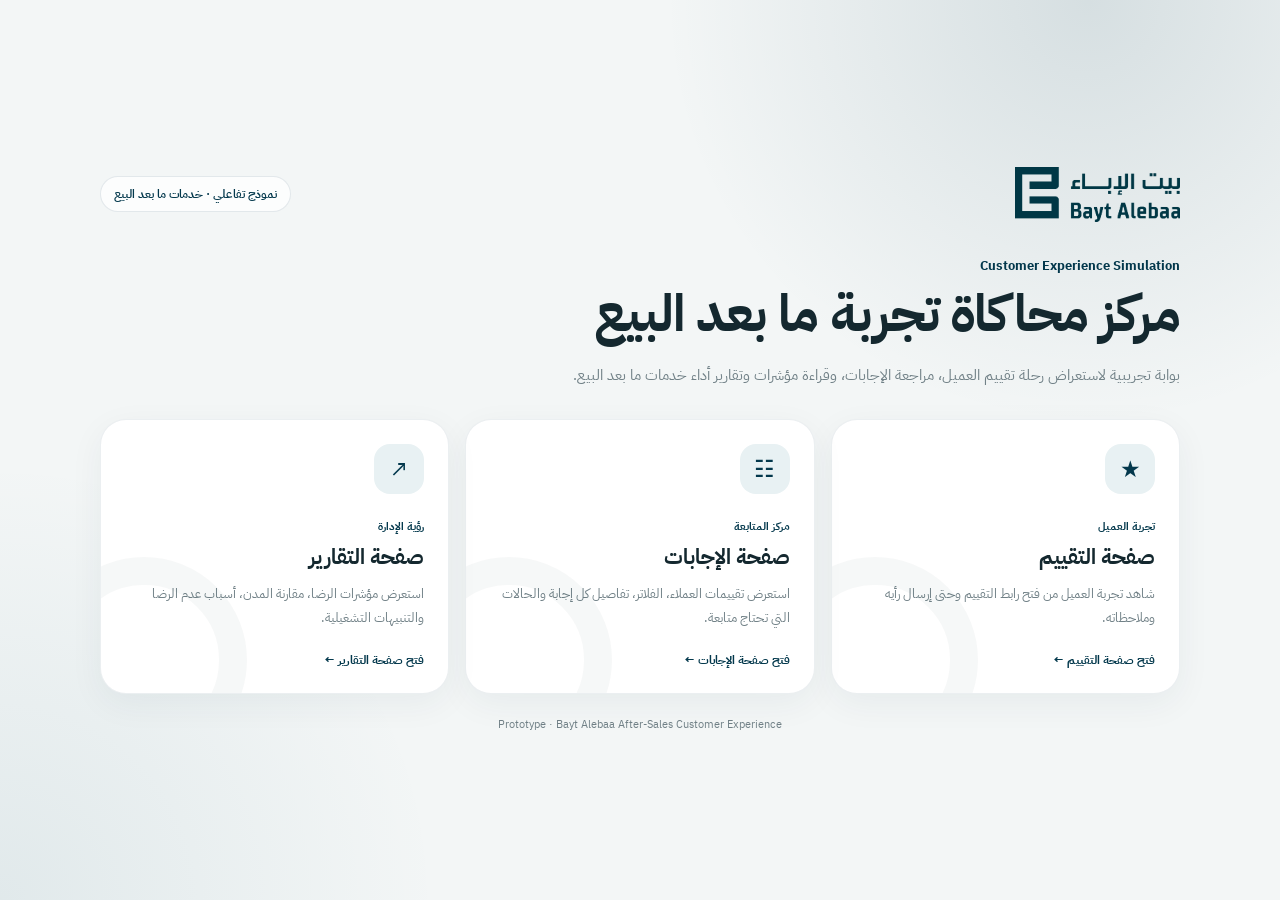
<file: index.html>
<!doctype html>
<html lang="ar" dir="rtl">
<head>
  <meta charset="utf-8">
  <meta name="viewport" content="width=device-width, initial-scale=1, viewport-fit=cover">
  <meta name="theme-color" content="#03384c">
  <title>بيت الإباء | مركز محاكاة تجربة ما بعد البيع</title>

  <link rel="preconnect" href="https://fonts.googleapis.com">
  <link rel="preconnect" href="https://fonts.gstatic.com" crossorigin>
  <link href="https://fonts.googleapis.com/css2?family=IBM+Plex+Sans+Arabic:wght@400;500;600;700&display=swap" rel="stylesheet">
  <link rel="stylesheet" href="assets/css/landing.css">
</head>
<body>
  <main class="simulator">
    <div class="simulator-shell">
      <header class="brand-row">
        <img class="logo" src="logo.png" alt="بيت الإباء">
        <span class="badge">نموذج تفاعلي · خدمات ما بعد البيع</span>
      </header>

      <section class="intro">
        <p class="eyebrow">Customer Experience Simulation</p>
        <h1>مركز محاكاة تجربة ما بعد البيع</h1>
        <p>بوابة تجريبية لاستعراض رحلة تقييم العميل، مراجعة الإجابات، وقراءة مؤشرات وتقارير أداء خدمات ما بعد البيع.</p>
      </section>

      <section class="cards" aria-label="صفحات النموذج">
        <a class="portal-card" href="survey.html">
          <div class="icon">★</div>
          <span>تجربة العميل</span>
          <h2>صفحة التقييم</h2>
          <p>شاهد تجربة العميل من فتح رابط التقييم وحتى إرسال رأيه وملاحظاته.</p>
          <div class="open-label">فتح صفحة التقييم ←</div>
        </a>

        <a class="portal-card" href="responses.html">
          <div class="icon">☷</div>
          <span>مركز المتابعة</span>
          <h2>صفحة الإجابات</h2>
          <p>استعرض تقييمات العملاء، الفلاتر، تفاصيل كل إجابة والحالات التي تحتاج متابعة.</p>
          <div class="open-label">فتح صفحة الإجابات ←</div>
        </a>

        <a class="portal-card" href="reports.html">
          <div class="icon">↗</div>
          <span>رؤية الإدارة</span>
          <h2>صفحة التقارير</h2>
          <p>استعرض مؤشرات الرضا، مقارنة المدن، أسباب عدم الرضا والتنبيهات التشغيلية.</p>
          <div class="open-label">فتح صفحة التقارير ←</div>
        </a>
      </section>

      <div class="footer-note">Prototype · Bayt Alebaa After-Sales Customer Experience</div>
    </div>
  </main>
</body>
</html>
</file>
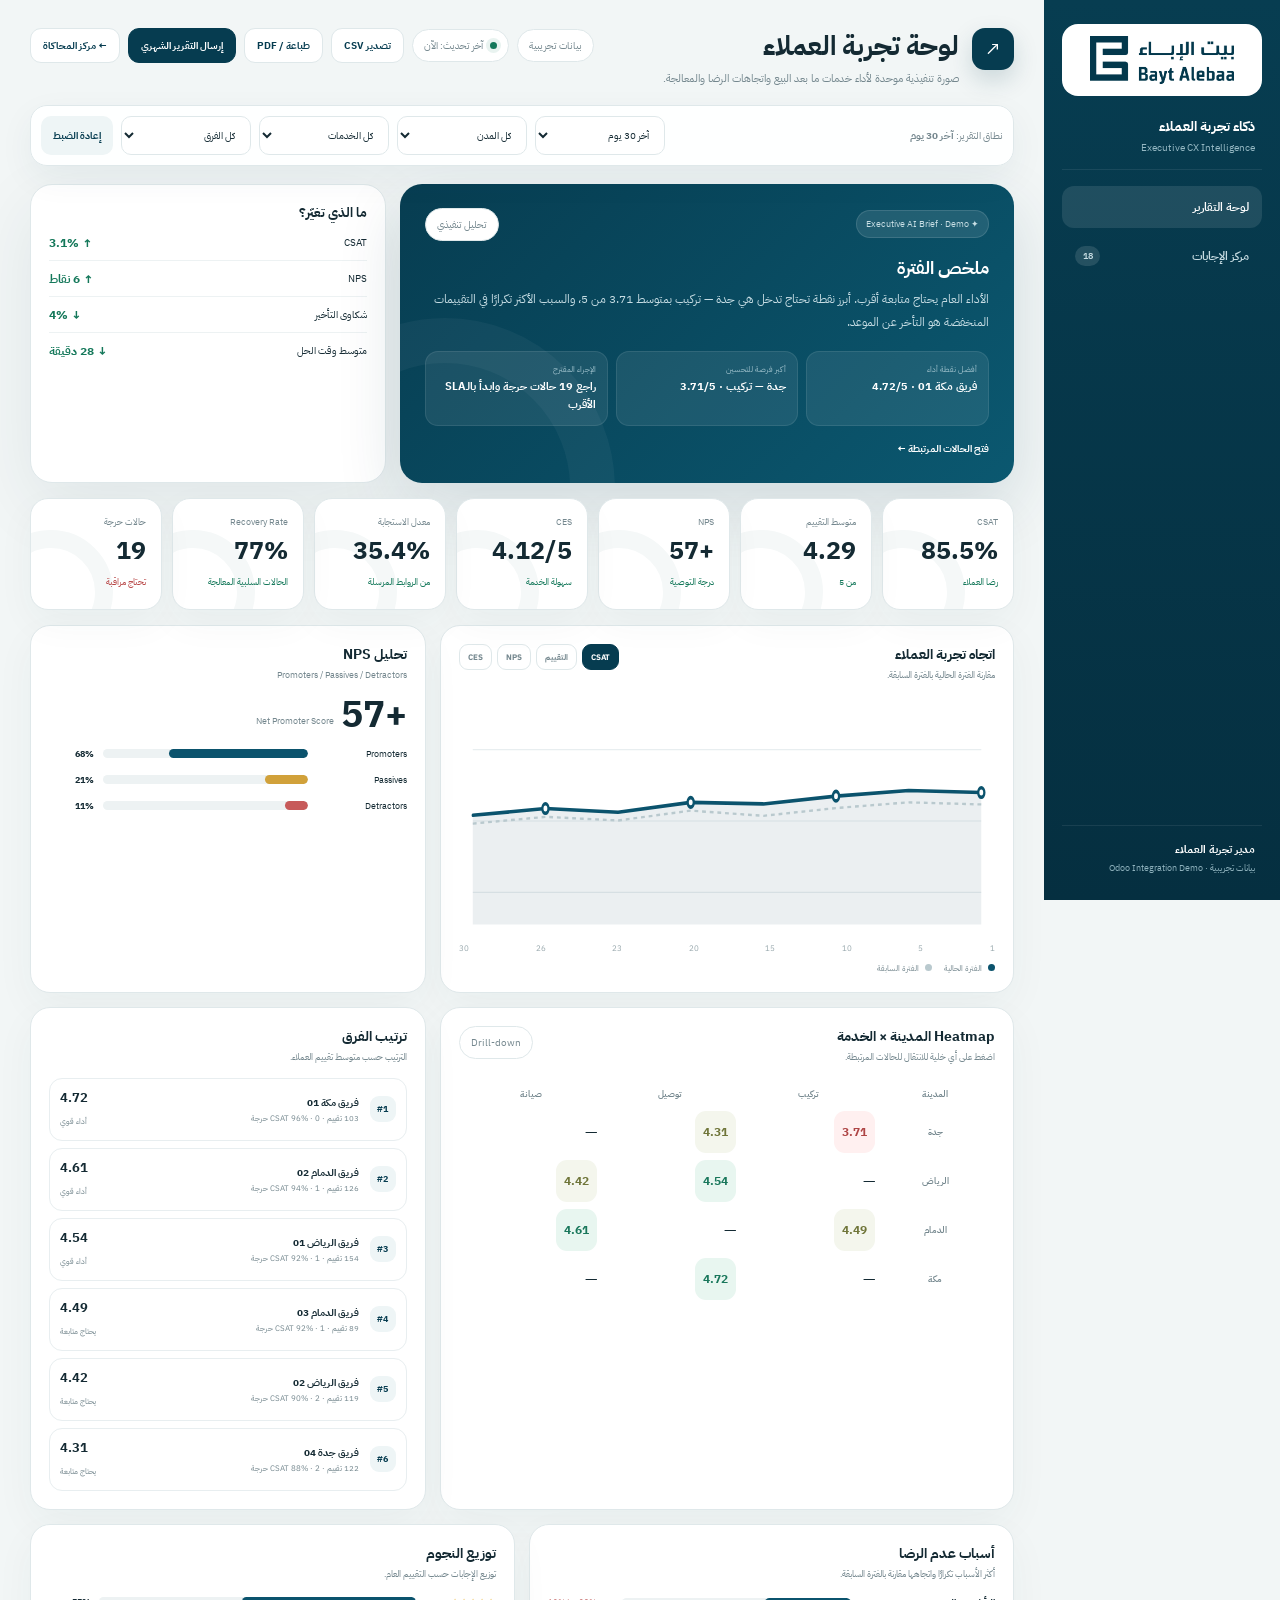
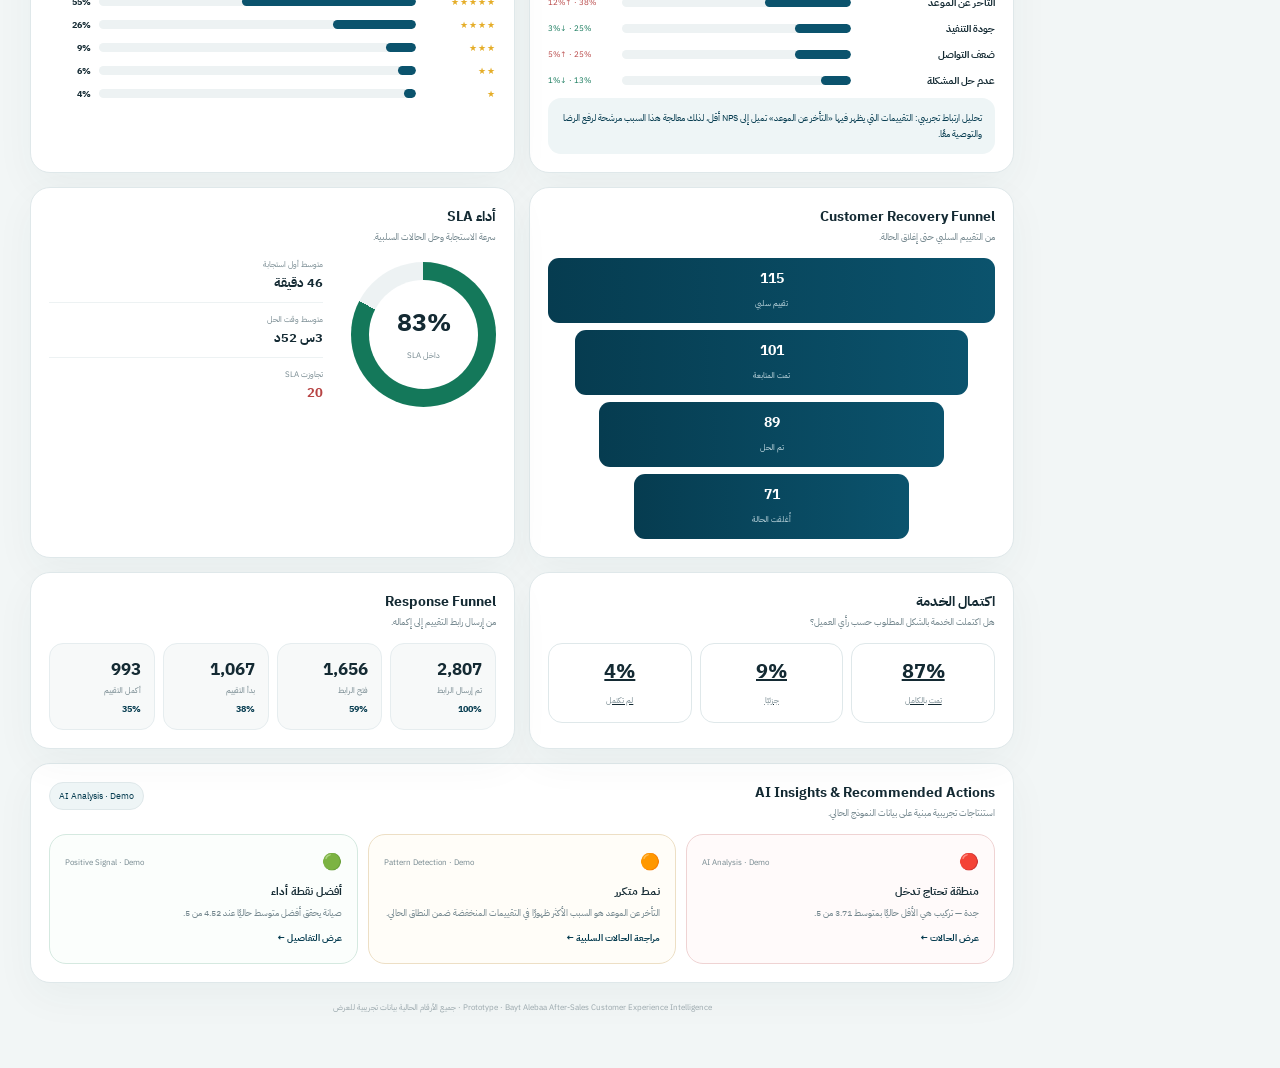
<file: reports.html>
<!doctype html>
<html lang="ar" dir="rtl">
<head>
  <meta charset="utf-8">
  <meta name="viewport" content="width=device-width, initial-scale=1, viewport-fit=cover">
  <meta name="theme-color" content="#063c50">
  <meta name="description" content="لوحة ذكاء تجربة العملاء لخدمات ما بعد البيع في بيت الإباء">
  <title>بيت الإباء | لوحة تجربة العملاء</title>
  <link rel="preconnect" href="https://fonts.googleapis.com">
  <link rel="preconnect" href="https://fonts.gstatic.com" crossorigin>
  <link href="https://fonts.googleapis.com/css2?family=IBM+Plex+Sans+Arabic:wght@400;500;600;700&display=swap" rel="stylesheet">
  <link rel="stylesheet" href="assets/css/reports.css?v=20260824-1535">
</head>
<body>
  <div class="report-app">
    <aside class="sidebar">
      <div class="side-logo"><img src="logo.png" alt="بيت الإباء"></div>
      <div class="product"><strong>ذكاء تجربة العملاء</strong><small>Executive CX Intelligence</small></div>
      <nav class="nav">
        <a class="on" href="reports.html"><span>لوحة التقارير</span></a>
        <a href="responses.html"><span>مركز الإجابات</span><span class="num">18</span></a>
      </nav>
      <div class="side-foot"><b>مدير تجربة العملاء</b>بيانات تجريبية · Odoo Integration Demo</div>
    </aside>

    <main class="workspace">
      <div class="shell">
        <header class="topbar">
          <div class="title-wrap">
            <div class="title-icon">↗</div>
            <div><h1>لوحة تجربة العملاء</h1><p>صورة تنفيذية موحدة لأداء خدمات ما بعد البيع واتجاهات الرضا والمعالجة.</p></div>
          </div>
          <div class="top-actions">
            <span class="demo-pill">بيانات تجريبية</span>
            <span class="live-pill"><span class="live-dot"></span> آخر تحديث: الآن</span>
            <button class="action-btn" id="exportCsv" type="button">تصدير CSV</button>
            <button class="action-btn" id="printReport" type="button">طباعة / PDF</button>
            <button class="action-btn primary" id="monthlyReport" type="button">إرسال التقرير الشهري</button>
            <a class="home-link" href="index.html">← مركز المحاكاة</a>
          </div>
        </header>

        <section class="filterbar">
          <span class="filter-label">نطاق التقرير: <b id="filterLabel">آخر 30 يوم</b></span>
          <select id="period"><option value="30">آخر 30 يوم</option><option value="90">آخر 90 يوم</option><option value="7">آخر 7 أيام</option></select>
          <select id="cityFilter"><option value="">كل المدن</option><option>جدة</option><option>الرياض</option><option>الدمام</option><option>مكة</option></select>
          <select id="serviceFilter"><option value="">كل الخدمات</option><option>تركيب</option><option>توصيل</option><option>صيانة</option></select>
          <select id="teamFilter"><option value="">كل الفرق</option></select>
          <button class="reset-btn" id="resetFilters" type="button">إعادة الضبط</button>
        </section>

        <section class="executive">
          <div class="brief">
            <div class="brief-top"><span class="ai-badge">✦ Executive AI Brief · Demo</span><span class="live-pill">تحليل تنفيذي</span></div>
            <h2>ملخص الفترة</h2>
            <p id="briefText">جاري بناء الملخص التنفيذي...</p>
            <div class="brief-cards">
              <div class="brief-mini"><small>أفضل نقطة أداء</small><b id="briefBest">—</b></div>
              <div class="brief-mini"><small>أكبر فرصة للتحسين</small><b id="briefProblem">—</b></div>
              <div class="brief-mini"><small>الإجراء المقترح</small><b id="briefAction">—</b></div>
            </div>
            <a class="brief-action" id="briefLink" href="responses.html">فتح الحالات المرتبطة ←</a>
          </div>
          <div class="changes">
            <h3>ما الذي تغيّر؟</h3>
            <div class="change-list">
              <div class="change"><span>CSAT</span><b class="up" id="changeCsat">↑ 3.1%</b></div>
              <div class="change"><span>NPS</span><b class="up" id="changeNps">↑ 7 نقاط</b></div>
              <div class="change"><span>شكاوى التأخير</span><b class="down" id="changeDelay">↑ 12%</b></div>
              <div class="change"><span>متوسط وقت الحل</span><b class="up" id="changeResolution">↓ 24 دقيقة</b></div>
            </div>
          </div>
        </section>

        <section class="kpis">
          <div class="kpi"><small>CSAT</small><strong id="kpiCsat">—</strong><em>رضا العملاء</em></div>
          <div class="kpi"><small>متوسط التقييم</small><strong id="kpiRating">—</strong><em>من 5</em></div>
          <div class="kpi"><small>NPS</small><strong id="kpiNps">—</strong><em>درجة التوصية</em></div>
          <div class="kpi"><small>CES</small><strong id="kpiCes">—</strong><em>سهولة الخدمة</em></div>
          <div class="kpi"><small>معدل الاستجابة</small><strong id="kpiResponse">—</strong><em>من الروابط المرسلة</em></div>
          <div class="kpi"><small>Recovery Rate</small><strong id="kpiRecovery">—</strong><em>الحالات السلبية المعالجة</em></div>
          <div class="kpi"><small>حالات حرجة</small><strong id="kpiCritical">—</strong><em class="bad">تحتاج مراقبة</em></div>
        </section>

        <section class="grid">
          <div class="panel">
            <div class="panel-head">
              <div><h2>اتجاه تجربة العملاء</h2><p>مقارنة الفترة الحالية بالفترة السابقة.</p></div>
              <div class="panel-tools">
                <button class="metric-btn on" data-metric="csat" type="button">CSAT</button>
                <button class="metric-btn" data-metric="rating" type="button">التقييم</button>
                <button class="metric-btn" data-metric="nps" type="button">NPS</button>
                <button class="metric-btn" data-metric="ces" type="button">CES</button>
              </div>
            </div>
            <div class="chart-wrap" id="trendChart"></div>
            <div class="chart-labels" id="trendLabels"></div>
            <div class="chart-legend"><span><i class="legend-dot"></i> الفترة الحالية</span><span><i class="legend-dot prev"></i> الفترة السابقة</span></div>
          </div>
          <div class="panel">
            <div class="panel-head"><div><h2>تحليل NPS</h2><p>Promoters / Passives / Detractors</p></div></div>
            <div class="nps-score"><strong id="npsScore">—</strong><span>Net Promoter Score</span></div>
            <div class="nps-bars" id="npsBars"></div>
          </div>
        </section>

        <section class="grid">
          <div class="panel">
            <div class="panel-head"><div><h2>Heatmap المدينة × الخدمة</h2><p>اضغط على أي خلية للانتقال للحالات المرتبطة.</p></div><span class="demo-pill">Drill-down</span></div>
            <div class="heatmap" id="heatmap"></div>
          </div>
          <div class="panel">
            <div class="panel-head"><div><h2>ترتيب الفرق</h2><p>الترتيب حسب متوسط تقييم العملاء.</p></div></div>
            <div class="rank-list" id="teamRanking"></div>
          </div>
        </section>

        <section class="grid equal">
          <div class="panel">
            <div class="panel-head"><div><h2>أسباب عدم الرضا</h2><p>أكثر الأسباب تكرارًا واتجاهها مقارنة بالفترة السابقة.</p></div></div>
            <div class="reason-list" id="reasonList"></div>
            <div class="correlation" id="correlation"></div>
          </div>
          <div class="panel">
            <div class="panel-head"><div><h2>توزيع النجوم</h2><p>توزيع الإجابات حسب التقييم العام.</p></div></div>
            <div class="stars-dist" id="starDistribution"></div>
          </div>
        </section>

        <section class="grid equal">
          <div class="panel">
            <div class="panel-head"><div><h2>Customer Recovery Funnel</h2><p>من التقييم السلبي حتى إغلاق الحالة.</p></div></div>
            <div class="funnel" id="recoveryFunnel"></div>
          </div>
          <div class="panel">
            <div class="panel-head"><div><h2>أداء SLA</h2><p>سرعة الاستجابة وحل الحالات السلبية.</p></div></div>
            <div class="sla-donut-wrap">
              <div class="donut" id="slaDonut" style="--sla:92%"><div class="donut-content"><strong>—</strong><span>داخل SLA</span></div></div>
              <div class="sla-stats" id="slaStats"></div>
            </div>
          </div>
        </section>

        <section class="grid equal">
          <div class="panel">
            <div class="panel-head"><div><h2>اكتمال الخدمة</h2><p>هل اكتملت الخدمة بالشكل المطلوب حسب رأي العميل؟</p></div></div>
            <div class="resolution-grid" id="resolutionGrid"></div>
          </div>
          <div class="panel">
            <div class="panel-head"><div><h2>Response Funnel</h2><p>من إرسال رابط التقييم إلى إكماله.</p></div></div>
            <div class="response-funnel" id="responseFunnel"></div>
          </div>
        </section>

        <section class="panel">
          <div class="panel-head"><div><h2>AI Insights & Recommended Actions</h2><p>استنتاجات تجريبية مبنية على بيانات النموذج الحالي.</p></div><span class="ai-badge" style="color:var(--brand);border-color:var(--line);background:var(--soft)">AI Analysis · Demo</span></div>
          <div class="insight-grid" id="insightGrid"></div>
        </section>

        <div class="footer-note">Prototype · Bayt Alebaa After-Sales Customer Experience Intelligence · جميع الأرقام الحالية بيانات تجريبية للعرض</div>
      </div>
    </main>
  </div>
  <div class="toast" id="toast" role="status" aria-live="polite"></div>
  <script src="assets/js/reports.js?v=20260824-1535" defer></script>
</body>
</html>
</file>
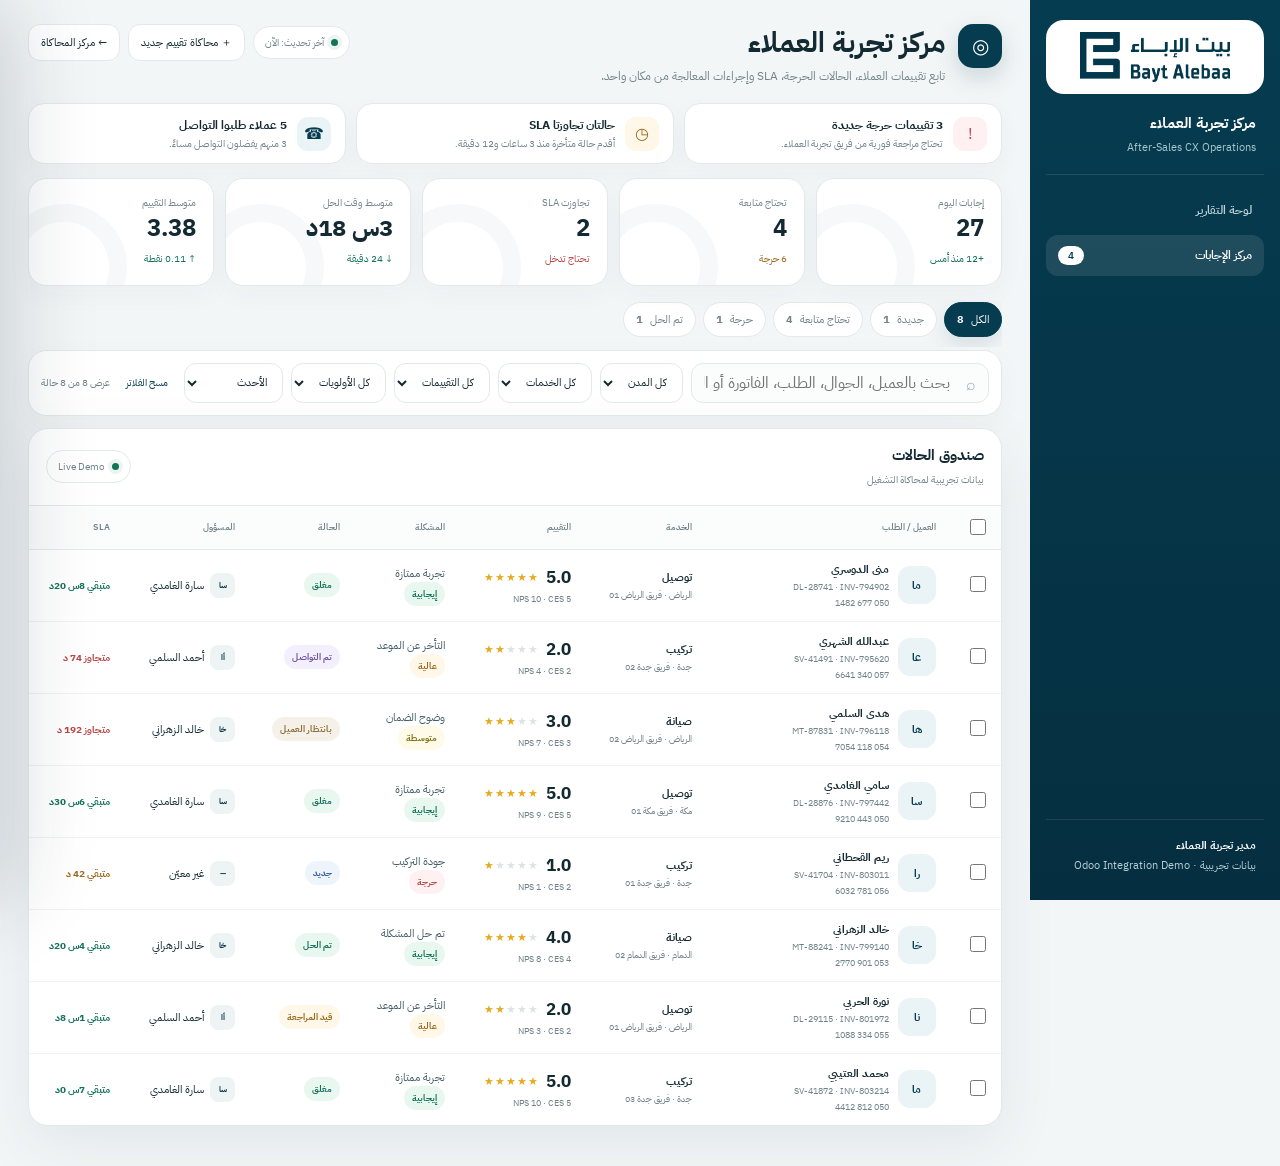
<file: responses.html>
<!doctype html>
<html lang="ar" dir="rtl">
<head>
  <meta charset="utf-8">
  <meta name="viewport" content="width=device-width, initial-scale=1, viewport-fit=cover">
  <meta name="theme-color" content="#063c50">
  <meta name="description" content="مركز تجربة العملاء لخدمات ما بعد البيع في بيت الإباء">
  <title>بيت الإباء | مركز تجربة العملاء</title>
  <link rel="preconnect" href="https://fonts.googleapis.com">
  <link rel="preconnect" href="https://fonts.gstatic.com" crossorigin>
  <link href="https://fonts.googleapis.com/css2?family=IBM+Plex+Sans+Arabic:wght@400;500;600;700&display=swap" rel="stylesheet">
  <link rel="stylesheet" href="assets/css/responses.css?v=20260824-1532">
</head>
<body>
  <div class="cx-app">
    <aside class="sidebar">
      <div class="side-logo"><img src="logo.png" alt="بيت الإباء"></div>
      <div class="product"><strong>مركز تجربة العملاء</strong><small>After-Sales CX Operations</small></div>
      <nav class="nav">
        <a href="reports.html"><span>لوحة التقارير</span></a>
        <a class="on" href="responses.html"><span>مركز الإجابات</span><span class="num" id="sideCount">18</span></a>
      </nav>
      <div class="side-foot"><b>مدير تجربة العملاء</b>بيانات تجريبية · Odoo Integration Demo</div>
    </aside>

    <main class="workspace">
      <div class="workspace-shell">
        <header class="topbar">
          <div class="title-wrap">
            <div class="title-icon">◎</div>
            <div><h1>مركز تجربة العملاء</h1><p>تابع تقييمات العملاء، الحالات الحرجة، SLA وإجراءات المعالجة من مكان واحد.</p></div>
          </div>
          <div class="top-actions">
            <span class="live-pill"><span class="live-dot"></span> آخر تحديث: الآن</span>
            <button class="icon-btn" id="simulateNew" type="button">＋ محاكاة تقييم جديد</button>
            <a class="home-link" href="index.html">← مركز المحاكاة</a>
          </div>
        </header>

        <section class="notice-bar" aria-label="التنبيهات التشغيلية">
          <div class="notice bad"><div class="nicon">!</div><div><b>3 تقييمات حرجة جديدة</b><span>تحتاج مراجعة فورية من فريق تجربة العملاء.</span></div></div>
          <div class="notice warn"><div class="nicon">◷</div><div><b>حالتان تجاوزتا SLA</b><span>أقدم حالة متأخرة منذ 3 ساعات و12 دقيقة.</span></div></div>
          <div class="notice"><div class="nicon">☎</div><div><b>5 عملاء طلبوا التواصل</b><span>3 منهم يفضلون التواصل مساءً.</span></div></div>
        </section>

        <section class="kpis">
          <div class="kpi"><small>إجابات اليوم</small><strong id="kpiToday">27</strong><em>+12 منذ أمس</em></div>
          <div class="kpi"><small>تحتاج متابعة</small><strong id="kpiFollowup">18</strong><em class="warn">6 حرجة</em></div>
          <div class="kpi"><small>تجاوزت SLA</small><strong id="kpiOverdue">2</strong><em class="bad">تحتاج تدخل</em></div>
          <div class="kpi"><small>متوسط وقت الحل</small><strong>3س 18د</strong><em>↓ 24 دقيقة</em></div>
          <div class="kpi"><small>متوسط التقييم</small><strong id="kpiScore">4.21</strong><em>↑ 0.11 نقطة</em></div>
        </section>

        <div class="tabs" id="statusTabs">
          <button class="tab on" type="button" data-tab="all">الكل <b id="tabAll">8</b></button>
          <button class="tab" type="button" data-tab="جديد">جديدة <b id="tabNew">0</b></button>
          <button class="tab" type="button" data-tab="followup">تحتاج متابعة <b id="tabFollowup">0</b></button>
          <button class="tab" type="button" data-tab="critical">حرجة <b id="tabCritical">0</b></button>
          <button class="tab" type="button" data-tab="تم الحل">تم الحل <b id="tabSolved">0</b></button>
        </div>

        <section class="toolbar">
          <div class="searchbox"><span>⌕</span><input id="search" placeholder="بحث بالعميل، الجوال، الطلب، الفاتورة أو الفريق"></div>
          <select id="city"><option value="">كل المدن</option><option>جدة</option><option>الرياض</option><option>الدمام</option><option>مكة</option></select>
          <select id="service"><option value="">كل الخدمات</option><option>تركيب</option><option>توصيل</option><option>صيانة</option></select>
          <select id="rating"><option value="">كل التقييمات</option><option value="5">5 نجوم</option><option value="4">4 نجوم</option><option value="3">3 نجوم</option><option value="low">1–2 نجمة</option></select>
          <select id="priority"><option value="">كل الأولويات</option><option value="critical">حرجة</option><option value="high">عالية</option><option value="medium">متوسطة</option><option value="positive">إيجابية</option></select>
          <select id="sort"><option value="newest">الأحدث</option><option value="lowest">الأقل تقييمًا</option><option value="priority">الأعلى خطورة</option><option value="sla">أقرب SLA</option></select>
          <button class="clear-btn" id="clearFilters" type="button">مسح الفلاتر</button>
          <span class="result-label" id="resultCount">0 نتيجة</span>
        </section>

        <div class="bulkbar" id="bulkbar">
          <strong><span id="selectedCount">0</span> محددة</strong>
          <select id="bulkAssignee"><option value="">تعيين مسؤول...</option><option>أحمد السلمي</option><option>سارة الغامدي</option><option>خالد الزهراني</option></select>
          <button id="bulkStatus" type="button">قيد المراجعة</button>
          <button id="bulkExport" type="button">تصدير المحدد</button>
          <button id="bulkClear" type="button">إلغاء التحديد</button>
        </div>

        <section class="inbox">
          <div class="inbox-head"><div><h2>صندوق الحالات</h2><small>بيانات تجريبية لمحاكاة التشغيل</small></div><span class="live-pill"><span class="live-dot"></span> Live Demo</span></div>
          <div class="table-wrap">
            <table class="response-table">
              <thead><tr><th><input class="check" id="selectAll" type="checkbox" aria-label="تحديد الكل"></th><th>العميل / الطلب</th><th>الخدمة</th><th>التقييم</th><th>المشكلة</th><th>الحالة</th><th>المسؤول</th><th>SLA</th><th></th></tr></thead>
              <tbody id="tbody"></tbody>
            </table>
          </div>
          <div class="mobile-list" id="mobileList"></div>
        </section>
      </div>
    </main>
  </div>

  <div class="drawer-backdrop" id="drawerBackdrop"></div>
  <aside class="drawer" id="drawer" aria-hidden="true">
    <div class="drawer-head"><div><h2 id="drawerTitle">تفاصيل الحالة</h2><p id="drawerSubtitle"></p></div><button class="close-btn" id="closeDrawer" type="button" aria-label="إغلاق">×</button></div>
    <div class="drawer-body" id="drawerBody"></div>
  </aside>

  <div class="toast" id="toast" role="status" aria-live="polite"></div>
  <script>
    (() => {
      const params = new URLSearchParams(window.location.search);
      const set = (id, key) => { const value = params.get(key); if (value && document.getElementById(id)) document.getElementById(id).value = value; };
      set('city', 'city');
      set('service', 'service');
      set('priority', 'priority');
      set('rating', 'rating');
      const team = params.get('team');
      if (team) document.getElementById('search').value = team;
    })();
  </script>
  <script src="assets/js/responses.js?v=20260824-1532" defer></script>
</body>
</html>
</file>
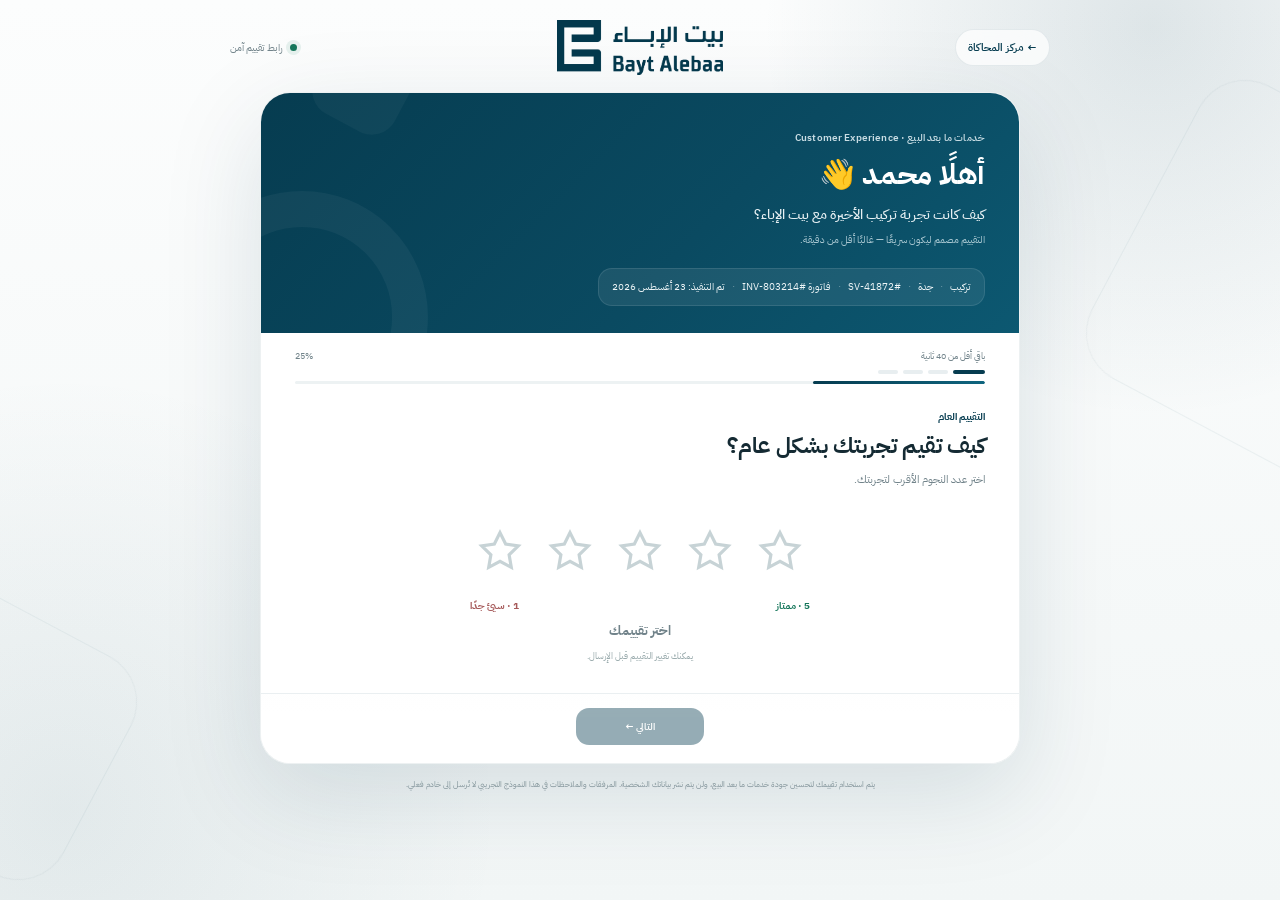
<file: survey.html>
<!doctype html>
<html lang="ar" dir="rtl">
<head>
  <meta charset="utf-8">
  <meta name="viewport" content="width=device-width, initial-scale=1, viewport-fit=cover">
  <meta name="theme-color" content="#063c50">
  <meta name="description" content="تقييم تجربة خدمات ما بعد البيع في بيت الإباء">
  <title>بيت الإباء | قيّم تجربتك</title>

  <link rel="preconnect" href="https://fonts.googleapis.com">
  <link rel="preconnect" href="https://fonts.gstatic.com" crossorigin>
  <link href="https://fonts.googleapis.com/css2?family=IBM+Plex+Sans+Arabic:wght@400;500;600;700&display=swap" rel="stylesheet">
  <link rel="stylesheet" href="assets/css/survey.css?v=20260824-1549">
  <style>
    /* Rating direction clarity */
    .rating-stage .stars{
      position:relative;
      max-width:350px;
      padding-bottom:28px;
    }
    .rating-stage .stars::before,
    .rating-stage .stars::after{
      position:absolute;
      bottom:0;
      font-size:10px;
      font-weight:700;
      line-height:1;
      white-space:nowrap;
      direction:rtl;
    }
    .rating-stage .stars::before{
      content:'1 · سيئ جدًا';
      left:5px;
      color:#a65a5a;
    }
    .rating-stage .stars::after{
      content:'5 · ممتاز';
      right:5px;
      color:#15765a;
    }

    /* Extra mobile safety */
    @media(max-width:720px){
      .rating-stage .stars{max-width:300px;padding-bottom:27px}
      .rating-stage .stars::before,
      .rating-stage .stars::after{font-size:9px}
      .choice,.resolution-option,.time-option,.upload-button,.btn{min-height:44px}
      .ces-option{min-height:48px;font-size:8px}
    }
    @media(max-width:390px){
      .rating-stage .stars{max-width:270px;padding-bottom:26px}
      .rating-stage .stars::before,
      .rating-stage .stars::after{font-size:8.5px}
      .ces-option{font-size:7.5px}
    }
    @media(max-width:340px){
      .rating-stage .stars{max-width:250px}
      .star{width:45px;height:49px}
      .star svg{width:34px;height:34px}
      .mood-option{font-size:7px}
    }
  </style>
</head>
<body>
  <section class="survey-app">
    <header class="topbar">
      <a class="demo-back" href="index.html" aria-label="العودة إلى مركز المحاكاة">← مركز المحاكاة</a>
      <img class="logo" src="logo.png" alt="بيت الإباء">
      <span class="secure"><span class="secure-dot"></span> رابط تقييم آمن</span>
    </header>

    <main class="survey-shell">
      <article class="survey-card" id="surveyCard">
        <section class="hero" id="heroSection">
          <div class="eyebrow">خدمات ما بعد البيع · Customer Experience</div>
          <h1 id="helloName">أهلًا محمد 👋</h1>
          <p class="hero-copy" id="servicePrompt">كيف كانت تجربة التركيب الأخيرة مع بيت الإباء؟</p>
          <p class="time-copy">التقييم مصمم ليكون سريعًا — غالبًا أقل من دقيقة.</p>

          <div class="context-line" aria-label="تفاصيل الخدمة">
            <span id="serviceMeta">تركيب</span><span class="dot">·</span>
            <span id="cityMeta">جدة</span><span class="dot">·</span>
            <span id="orderMeta">#SV-41872</span><span class="dot">·</span>
            <span id="invoiceMeta">فاتورة #INV-803214</span><span class="dot">·</span>
            <span id="dateMeta">تم التنفيذ: 23 أغسطس 2026</span>
          </div>
        </section>

        <div class="resume-banner hidden" id="resumeBanner">
          <div>
            <b>عندك تقييم غير مكتمل</b>
            <span>نقدر نكمل من المكان اللي وقفت عنده.</span>
          </div>
          <div class="resume-actions">
            <button class="text-btn" id="restartDraft" type="button">ابدأ من جديد</button>
            <button class="mini-btn" id="resumeDraft" type="button">كمّل التقييم</button>
          </div>
        </div>

        <div class="progress-area" id="progressArea">
          <div class="progress-meta">
            <span id="timeHint">باقي أقل من 40 ثانية</span>
            <span id="progressText">25%</span>
          </div>
          <div class="progress-dots" id="progressDots" aria-label="تقدم التقييم"></div>
          <div class="progress-track"><span class="progress-bar" id="progressBar"></span></div>
        </div>

        <div class="form-body" id="formBody">
          <div class="step-host" id="stepHost" aria-live="polite"></div>

          <div class="action-bar" id="actionBar">
            <button class="btn btn-secondary" id="prev" type="button">السابق</button>
            <button class="btn btn-ghost hidden" id="skip" type="button">تخطي</button>
            <button class="btn btn-primary" id="next" type="button">التالي ←</button>
          </div>
        </div>
      </article>

      <p class="privacy-note">
        يتم استخدام تقييمك لتحسين جودة خدمات ما بعد البيع، ولن يتم نشر بياناتك الشخصية. المرفقات والملاحظات في هذا النموذج التجريبي لا تُرسل إلى خادم فعلي.
      </p>
    </main>
  </section>

  <div class="toast" id="toast" role="status" aria-live="polite"></div>

  <script src="assets/js/survey.js?v=20260824-1549" defer></script>
</body>
</html>
</file>
<file: assets/css/landing.css>
:root {
  --brand:#03384c;
  --brand-light:#0b5269;
  --background:#f3f6f6;
  --surface:#ffffff;
  --text:#14282f;
  --muted:#718187;
  --line:#e1e8ea;
  --shadow:0 24px 70px rgba(3,56,76,.12);
}

*{box-sizing:border-box}
html{scroll-behavior:smooth}
body{
  margin:0;
  min-height:100vh;
  font-family:"IBM Plex Sans Arabic",Tahoma,sans-serif;
  color:var(--text);
  background:
    radial-gradient(circle at 85% 0,rgba(3,56,76,.12),transparent 30%),
    radial-gradient(circle at 0 100%,rgba(11,82,105,.08),transparent 28%),
    var(--background);
  -webkit-font-smoothing:antialiased;
}

.simulator{
  min-height:100vh;
  display:grid;
  place-items:center;
  padding:32px 18px;
}

.simulator-shell{
  width:min(1080px,100%);
}

.brand-row{
  display:flex;
  align-items:center;
  justify-content:space-between;
  gap:18px;
  margin-bottom:34px;
}

.logo{
  width:165px;
  display:block;
  filter:brightness(0) saturate(100%) invert(17%) sepia(38%) saturate(1499%) hue-rotate(151deg) brightness(92%) contrast(101%);
}

.badge{
  display:inline-flex;
  align-items:center;
  gap:8px;
  padding:8px 13px;
  border:1px solid rgba(3,56,76,.1);
  border-radius:999px;
  background:rgba(255,255,255,.75);
  color:var(--brand);
  font-size:12px;
  font-weight:600;
  backdrop-filter:blur(12px);
}

.intro{
  max-width:710px;
  margin-bottom:30px;
}

.eyebrow{
  margin:0 0 7px;
  color:var(--brand);
  font-size:13px;
  font-weight:700;
}

h1{
  margin:0;
  font-size:clamp(30px,5vw,52px);
  line-height:1.25;
  letter-spacing:-.7px;
}

.intro p:last-child{
  margin:14px 0 0;
  max-width:650px;
  color:var(--muted);
  font-size:15px;
  line-height:1.9;
}

.cards{
  display:grid;
  grid-template-columns:repeat(3,1fr);
  gap:16px;
}

.portal-card{
  min-height:255px;
  display:flex;
  flex-direction:column;
  position:relative;
  overflow:hidden;
  padding:24px;
  color:inherit;
  text-decoration:none;
  background:var(--surface);
  border:1px solid rgba(3,56,76,.08);
  border-radius:26px;
  box-shadow:0 10px 34px rgba(3,56,76,.055);
  transition:transform .22s ease,box-shadow .22s ease,border-color .22s ease;
}

.portal-card:before{
  content:"";
  position:absolute;
  width:150px;
  height:150px;
  left:-60px;
  bottom:-70px;
  border:28px solid rgba(3,56,76,.035);
  border-radius:50%;
}

.portal-card:hover{
  transform:translateY(-5px);
  border-color:rgba(3,56,76,.18);
  box-shadow:var(--shadow);
}

.icon{
  width:50px;
  height:50px;
  display:grid;
  place-items:center;
  margin-bottom:24px;
  border-radius:16px;
  background:#e8f1f3;
  color:var(--brand);
  font-size:23px;
}

.portal-card span{
  color:var(--brand);
  font-size:11px;
  font-weight:700;
}

.portal-card h2{
  margin:6px 0 9px;
  font-size:21px;
}

.portal-card p{
  margin:0;
  color:var(--muted);
  font-size:13px;
  line-height:1.8;
}

.open-label{
  margin-top:auto;
  padding-top:22px;
  color:var(--brand);
  font-size:12px;
  font-weight:700;
}

.footer-note{
  margin-top:22px;
  color:var(--muted);
  font-size:11px;
  text-align:center;
}

@media(max-width:820px){
  .cards{grid-template-columns:1fr}
  .portal-card{min-height:190px}
  .brand-row{margin-bottom:26px}
}

@media(max-width:520px){
  .simulator{padding:22px 13px}
  .brand-row{align-items:flex-start;flex-direction:column}
  .logo{width:135px}
  .intro{margin-bottom:22px}
  .intro p:last-child{font-size:13px}
  .portal-card{padding:20px;border-radius:22px}
}
</file>
<file: assets/css/reports.css>
:root{
  --brand:#063c50;--brand2:#0b536d;--brand3:#11708c;--ink:#142a33;--muted:#74878e;--line:#dfe8ea;
  --bg:#f2f6f6;--surface:#fff;--soft:#eef5f6;--good:#14785a;--good-soft:#e9f7f1;--warn:#a06918;
  --warn-soft:#fff7e9;--bad:#b74444;--bad-soft:#fff1f1;--gold:#e5ad28;--shadow:0 22px 70px rgba(4,48,65,.08)
}
*{box-sizing:border-box}html{scroll-behavior:smooth}body{margin:0;background:var(--bg);color:var(--ink);font-family:"IBM Plex Sans Arabic",Tahoma,sans-serif;-webkit-font-smoothing:antialiased}button,select,input{font:inherit}button{cursor:pointer}a{color:inherit}.report-app{min-height:100vh}.sidebar{position:fixed;z-index:30;right:0;top:0;bottom:0;width:236px;background:linear-gradient(180deg,#073d51,#052f40);color:#fff;padding:24px 18px;display:flex;flex-direction:column}.side-logo{background:#fff;border-radius:16px;padding:12px 14px;height:72px;display:flex;align-items:center;justify-content:center}.side-logo img{max-width:150px;max-height:48px;object-fit:contain}.product{padding:20px 7px 14px;border-bottom:1px solid rgba(255,255,255,.08)}.product strong{display:block;font-size:14px}.product small{display:block;color:#95b8c3;font-size:10px;margin-top:3px}.nav{display:grid;gap:6px;margin-top:16px}.nav a{text-decoration:none;padding:12px 13px;border-radius:12px;color:#c7dce2;font-size:12px;font-weight:600;display:flex;align-items:center;justify-content:space-between}.nav a:hover,.nav a.on{background:rgba(255,255,255,.1);color:#fff}.nav .num{min-width:25px;text-align:center;padding:3px 6px;border-radius:999px;background:rgba(255,255,255,.12);font-size:9px}.side-foot{margin-top:auto;padding:14px 7px 0;border-top:1px solid rgba(255,255,255,.08);color:#8fb2bd;font-size:9px;line-height:1.8}.side-foot b{display:block;color:#fff;font-size:11px}.workspace{padding-right:236px;min-height:100vh}.shell{max-width:1500px;margin:auto;padding:28px 30px 55px}.topbar{display:flex;justify-content:space-between;gap:20px;align-items:flex-start;margin-bottom:18px}.title-wrap{display:flex;gap:13px;align-items:flex-start}.title-icon{width:42px;height:42px;display:grid;place-items:center;border-radius:13px;background:var(--brand);color:#fff;font-size:20px;box-shadow:0 10px 25px rgba(6,60,80,.17)}h1{margin:0;font-size:27px;line-height:1.4}.title-wrap p{margin:4px 0 0;color:var(--muted);font-size:11px}.top-actions{display:flex;gap:8px;align-items:center;flex-wrap:wrap;justify-content:flex-end}.live-pill,.demo-pill{display:inline-flex;align-items:center;gap:7px;border:1px solid var(--line);background:#fff;border-radius:999px;padding:8px 11px;font-size:10px;color:var(--muted)}.live-dot{width:7px;height:7px;border-radius:50%;background:var(--good);box-shadow:0 0 0 4px rgba(20,120,90,.09)}.action-btn,.home-link{border:1px solid var(--line);background:#fff;color:var(--brand);border-radius:11px;padding:9px 12px;font-size:10px;font-weight:700;text-decoration:none}.action-btn.primary{background:var(--brand);color:#fff;border-color:var(--brand)}.action-btn:hover,.home-link:hover{transform:translateY(-1px)}.filterbar{position:sticky;top:10px;z-index:15;display:flex;gap:8px;align-items:center;flex-wrap:wrap;background:rgba(255,255,255,.92);border:1px solid var(--line);border-radius:17px;padding:10px;box-shadow:0 12px 35px rgba(6,60,80,.06);backdrop-filter:blur(14px);margin-bottom:18px}.filterbar select{height:39px;border:1px solid var(--line);border-radius:10px;background:#fff;padding:0 11px;color:var(--ink);font-size:10px;min-width:130px;outline:0}.filterbar select:focus{border-color:#9ab9c2}.filter-label{font-size:10px;color:var(--muted);margin-left:auto}.reset-btn{height:39px;border:0;background:var(--soft);color:var(--brand);padding:0 12px;border-radius:10px;font-size:10px;font-weight:700}.executive{display:grid;grid-template-columns:1.55fr .9fr;gap:14px;margin-bottom:15px}.brief{position:relative;overflow:hidden;background:linear-gradient(135deg,#073d51,#0b5870);color:#fff;border-radius:22px;padding:24px 25px;box-shadow:0 24px 65px rgba(6,60,80,.14)}.brief:after{content:"";position:absolute;width:250px;height:250px;border:45px solid rgba(255,255,255,.04);border-radius:50%;left:-125px;bottom:-175px}.brief-top{display:flex;align-items:center;justify-content:space-between;gap:12px}.ai-badge{display:inline-flex;align-items:center;gap:6px;background:rgba(255,255,255,.1);border:1px solid rgba(255,255,255,.12);border-radius:999px;padding:6px 9px;font-size:9px;color:#c9dfe5}.brief h2{font-size:18px;margin:13px 0 7px}.brief>p{max-width:870px;margin:0;color:#c7dde4;font-size:12px;line-height:1.9;position:relative;z-index:1}.brief-cards{display:grid;grid-template-columns:repeat(3,1fr);gap:8px;margin-top:18px;position:relative;z-index:1}.brief-mini{background:rgba(255,255,255,.08);border:1px solid rgba(255,255,255,.09);border-radius:13px;padding:11px}.brief-mini small{display:block;color:#9fc1cc;font-size:8px}.brief-mini b{display:block;margin-top:3px;font-size:11px;line-height:1.6}.brief-action{display:inline-flex;margin-top:15px;text-decoration:none;color:#fff;font-size:10px;font-weight:700;position:relative;z-index:1}.changes{background:#fff;border:1px solid var(--line);border-radius:22px;padding:18px;box-shadow:var(--shadow)}.changes h3{font-size:13px;margin:0 0 12px}.change-list{display:grid;gap:9px}.change{display:flex;justify-content:space-between;align-items:center;padding-bottom:8px;border-bottom:1px solid #edf2f3;font-size:10px}.change:last-child{border:0;padding-bottom:0}.change b{font-size:12px}.up{color:var(--good)}.down{color:var(--bad)}.kpis{display:grid;grid-template-columns:repeat(7,minmax(125px,1fr));gap:10px;margin-bottom:15px}.kpi{position:relative;overflow:hidden;background:#fff;border:1px solid var(--line);border-radius:18px;padding:16px 15px;min-height:112px;box-shadow:0 13px 38px rgba(6,60,80,.045)}.kpi:after{content:"";position:absolute;width:88px;height:88px;border:18px solid #f5f8f8;border-radius:50%;left:-42px;bottom:-45px}.kpi small{display:block;color:var(--muted);font-size:9px}.kpi strong{display:block;font-size:25px;margin:7px 0 2px;line-height:1.2;position:relative;z-index:1}.kpi em{font-style:normal;font-size:9px;color:var(--good);position:relative;z-index:1}.kpi em.bad{color:var(--bad)}.grid{display:grid;grid-template-columns:1.45fr 1fr;gap:14px;margin-bottom:14px}.grid.equal{grid-template-columns:1fr 1fr}.panel{background:#fff;border:1px solid var(--line);border-radius:20px;padding:18px;box-shadow:0 14px 42px rgba(6,60,80,.045);min-width:0}.panel-head{display:flex;justify-content:space-between;align-items:flex-start;gap:12px;margin-bottom:14px}.panel-head h2{font-size:14px;margin:0}.panel-head p{font-size:9px;color:var(--muted);margin:3px 0 0}.panel-tools{display:flex;gap:5px;flex-wrap:wrap}.metric-btn{border:1px solid var(--line);background:#fff;color:var(--muted);border-radius:9px;padding:6px 8px;font-size:8px;font-weight:700}.metric-btn.on{background:var(--brand);border-color:var(--brand);color:#fff}.chart-wrap{height:250px;position:relative}.chart-wrap svg{width:100%;height:100%;overflow:visible}.chart-grid{stroke:#e8eef0;stroke-width:1}.chart-area{fill:rgba(6,60,80,.08)}.chart-line{fill:none;stroke:var(--brand2);stroke-width:3;stroke-linecap:round;stroke-linejoin:round}.chart-prev{fill:none;stroke:#b9c9ce;stroke-width:2;stroke-dasharray:5 5}.chart-dot{fill:#fff;stroke:var(--brand2);stroke-width:3}.chart-labels{display:flex;justify-content:space-between;color:#98a8ad;font-size:8px;margin-top:-4px}.chart-legend{display:flex;gap:12px;font-size:8px;color:var(--muted);margin-top:8px}.legend-dot{width:7px;height:7px;border-radius:50%;display:inline-block;margin-left:4px;background:var(--brand2)}.legend-dot.prev{background:#b9c9ce}.nps-score{display:flex;align-items:flex-end;gap:7px;margin-bottom:14px}.nps-score strong{font-size:37px;line-height:1}.nps-score span{font-size:9px;color:var(--muted);margin-bottom:5px}.nps-bars{display:grid;gap:12px}.nps-row{display:grid;grid-template-columns:90px 1fr 45px;gap:9px;align-items:center;font-size:9px}.bar-track{height:9px;border-radius:999px;background:#edf2f3;overflow:hidden}.bar-fill{height:100%;border-radius:999px;background:var(--brand2)}.bar-fill.passive{background:#d1a13a}.bar-fill.detractor{background:#c75a5a}.heatmap{overflow:auto}.heat-table{width:100%;border-collapse:separate;border-spacing:5px;min-width:520px}.heat-table th{font-size:9px;color:var(--muted);font-weight:600;padding:4px}.heat-cell{border:0;border-radius:11px;padding:12px 8px;text-align:center;font-weight:700;font-size:12px;transition:.15s}.heat-cell:hover{transform:translateY(-1px);box-shadow:0 7px 18px rgba(6,60,80,.08)}.heat-good{background:#e8f6f0;color:#19775b}.heat-mid{background:#f4f6ed;color:#6f7539}.heat-warn{background:#fff5e6;color:#99641d}.heat-bad{background:#fff0f0;color:#ae4545}.rank-list{display:grid;gap:7px}.rank{display:grid;grid-template-columns:28px 1fr auto;gap:9px;align-items:center;border:1px solid #e8eef0;border-radius:13px;padding:9px 10px;text-decoration:none}.rank:hover{background:#fafcfc}.rank-no{width:26px;height:26px;border-radius:9px;display:grid;place-items:center;background:var(--soft);color:var(--brand);font-size:9px;font-weight:700}.rank b{display:block;font-size:10px}.rank small{display:block;font-size:8px;color:var(--muted);margin-top:2px}.rank-score{text-align:left}.rank-score strong{display:block;font-size:13px}.rank-score span{font-size:8px;color:var(--muted)}.reason-list{display:grid;gap:11px}.reason-row{display:grid;grid-template-columns:135px 1fr 65px;align-items:center;gap:9px;font-size:9px}.reason-row b{font-size:10px}.reason-trend{font-size:8px;text-align:left}.stars-dist{display:grid;gap:9px}.star-dist{display:grid;grid-template-columns:72px 1fr 42px;gap:8px;align-items:center;font-size:9px}.stars-label{color:var(--gold);letter-spacing:1px;white-space:nowrap}.funnel{display:grid;gap:7px;align-items:center}.funnel-step{margin:auto;padding:10px 12px;border-radius:11px;background:linear-gradient(90deg,var(--brand),var(--brand2));color:#fff;text-align:center;min-width:42%;max-width:100%;transition:.2s}.funnel-step b{display:block;font-size:14px}.funnel-step span{font-size:8px;color:#c8dee5}.sla-donut-wrap{display:grid;grid-template-columns:155px 1fr;gap:18px;align-items:center}.donut{width:145px;height:145px;border-radius:50%;display:grid;place-items:center;background:conic-gradient(var(--good) 0 var(--sla),#edf2f3 var(--sla) 100%);position:relative}.donut:after{content:"";position:absolute;inset:18px;background:#fff;border-radius:50%}.donut-content{position:relative;z-index:1;text-align:center}.donut-content strong{display:block;font-size:25px}.donut-content span{font-size:8px;color:var(--muted)}.sla-stats{display:grid;gap:10px}.sla-stat{border-bottom:1px solid #edf2f3;padding-bottom:8px}.sla-stat:last-child{border:0}.sla-stat small{display:block;color:var(--muted);font-size:8px}.sla-stat b{font-size:13px}.resolution-grid{display:grid;grid-template-columns:repeat(3,1fr);gap:8px}.resolution{border:1px solid var(--line);border-radius:14px;padding:12px;text-align:center}.resolution strong{display:block;font-size:20px}.resolution span{font-size:8px;color:var(--muted)}.response-funnel{display:grid;grid-template-columns:repeat(4,1fr);gap:8px}.rf-step{padding:13px;border-radius:14px;background:#f7f9f9;border:1px solid #e6edef}.rf-step strong{display:block;font-size:17px}.rf-step span{display:block;color:var(--muted);font-size:8px;margin-top:2px}.rf-step b{display:block;color:var(--brand);font-size:9px;margin-top:6px}.insight-grid{display:grid;grid-template-columns:repeat(3,1fr);gap:10px}.insight{border:1px solid var(--line);border-radius:17px;padding:15px;background:#fff}.insight.critical{border-color:#efd3d3;background:#fffafa}.insight.warn{border-color:#eddfc5;background:#fffdf8}.insight.good{border-color:#d5e9e0;background:#fbfefc}.insight-top{display:flex;justify-content:space-between;gap:8px;align-items:center}.insight-type{font-size:8px;color:var(--muted)}.insight h3{font-size:11px;margin:9px 0 5px}.insight p{font-size:9px;line-height:1.8;color:var(--muted);margin:0}.insight a{display:inline-flex;margin-top:10px;text-decoration:none;color:var(--brand);font-size:9px;font-weight:700}.correlation{margin-top:10px;padding:12px 13px;border-radius:13px;background:var(--soft);font-size:9px;color:var(--brand);line-height:1.8}.footer-note{text-align:center;color:#99a7ac;font-size:8px;margin-top:18px}.toast{position:fixed;z-index:80;left:50%;bottom:22px;transform:translate(-50%,15px);opacity:0;pointer-events:none;background:#102f3a;color:#fff;border-radius:11px;padding:10px 13px;font-size:9px;transition:.2s}.toast.show{opacity:1;transform:translate(-50%,0)}@media(max-width:1250px){.kpis{grid-template-columns:repeat(4,1fr)}.executive{grid-template-columns:1fr}.grid,.grid.equal{grid-template-columns:1fr}.insight-grid{grid-template-columns:1fr 1fr}}@media(max-width:900px){.sidebar{width:76px;padding:17px 9px}.side-logo{height:58px;padding:8px}.side-logo img{width:54px}.product,.side-foot{display:none}.nav a{padding:12px 6px;justify-content:center;text-align:center;font-size:0}.nav a:before{content:"▦";font-size:18px}.nav a:nth-child(2):before{content:"☷"}.nav .num{position:absolute;margin:-28px 0 0 -25px;font-size:7px;min-width:20px}.workspace{padding-right:76px}.shell{padding:20px 16px 45px}.topbar{flex-direction:column}.top-actions{justify-content:flex-start}.kpis{grid-template-columns:repeat(2,1fr)}.brief-cards{grid-template-columns:1fr}.insight-grid{grid-template-columns:1fr}.response-funnel{grid-template-columns:1fr 1fr}}@media(max-width:560px){.workspace{padding-right:0}.sidebar{position:static;width:100%;height:auto;flex-direction:row;align-items:center;padding:9px 12px}.side-logo{width:92px;height:45px}.nav{margin:0 0 0 auto;display:flex}.nav a{width:46px;height:42px}.shell{padding:15px 11px 40px}h1{font-size:22px}.title-icon{display:none}.filterbar{position:static}.filterbar select{flex:1;min-width:calc(50% - 5px)}.filter-label{width:100%;margin:0}.kpis{display:flex;overflow:auto;scroll-snap-type:x mandatory;padding-bottom:4px}.kpi{min-width:160px;scroll-snap-align:start}.panel{padding:14px}.chart-wrap{height:215px}.sla-donut-wrap{grid-template-columns:1fr;justify-items:center}.resolution-grid,.response-funnel{grid-template-columns:1fr}.reason-row{grid-template-columns:105px 1fr 50px}.executive{gap:10px}.brief{padding:19px}.top-actions .demo-pill{display:none}}@media(prefers-reduced-motion:reduce){*{scroll-behavior:auto!important;transition:none!important}}
</file>
<file: assets/css/responses.css>
:root{
  --brand:#063c50;
  --brand-2:#0b536d;
  --brand-soft:#eaf3f5;
  --bg:#f3f6f7;
  --surface:#fff;
  --surface-2:#f8fafb;
  --ink:#142a33;
  --muted:#71838a;
  --line:#e2e9eb;
  --good:#137258;
  --good-soft:#e9f7f1;
  --warn:#9c681e;
  --warn-soft:#fff7e8;
  --bad:#b84545;
  --bad-soft:#fff1f1;
  --blue:#315f99;
  --blue-soft:#edf4fc;
  --shadow:0 18px 60px rgba(3,56,76,.08);
}
*{box-sizing:border-box}
html{scroll-behavior:smooth}
body{margin:0;background:var(--bg);color:var(--ink);font-family:"IBM Plex Sans Arabic",Tahoma,sans-serif;-webkit-font-smoothing:antialiased}
button,input,select,textarea{font:inherit}
button{cursor:pointer}
a{color:inherit}
.hidden{display:none!important}

.cx-app{min-height:100vh;display:grid;grid-template-columns:250px minmax(0,1fr)}
.sidebar{position:sticky;top:0;height:100vh;padding:20px 16px;background:linear-gradient(180deg,#063c50 0%,#052f40 100%);color:#fff;display:flex;flex-direction:column;z-index:30}
.side-logo{background:#fff;border-radius:18px;padding:12px;margin-bottom:18px;min-height:72px;display:grid;place-items:center}
.side-logo img{width:150px;max-height:54px;object-fit:contain;display:block}
.product{padding:0 8px 16px;border-bottom:1px solid rgba(255,255,255,.1)}
.product strong{display:block;font-size:15px}.product small{color:#a9c7d0;font-size:11px}
.nav{display:flex;flex-direction:column;gap:5px;margin-top:15px}
.nav a{text-decoration:none;color:#bdd2d8;padding:11px 12px;border-radius:12px;font-size:12px;font-weight:600;display:flex;align-items:center;justify-content:space-between;gap:10px}
.nav a:hover,.nav a.on{background:rgba(255,255,255,.1);color:#fff}
.nav .num{min-width:26px;text-align:center;padding:2px 7px;border-radius:999px;background:#fff;color:var(--brand);font-size:10px}
.side-foot{margin-top:auto;padding:16px 8px 4px;border-top:1px solid rgba(255,255,255,.1);font-size:11px;line-height:1.8;color:#b8d0d7}
.side-foot b{display:block;color:#fff}

.workspace{min-width:0;padding:24px 28px 40px}
.workspace-shell{max-width:1580px;margin:0 auto}
.topbar{display:flex;justify-content:space-between;align-items:flex-start;gap:20px;margin-bottom:18px}
.title-wrap{display:flex;align-items:flex-start;gap:13px}.title-icon{width:44px;height:44px;border-radius:15px;background:var(--brand);color:#fff;display:grid;place-items:center;font-size:20px;box-shadow:0 9px 24px rgba(6,60,80,.18)}
.topbar h1{margin:0;font-size:28px;line-height:1.4}.topbar p{margin:4px 0 0;color:var(--muted);font-size:12px}
.top-actions{display:flex;gap:8px;align-items:center;flex-wrap:wrap;justify-content:flex-end}
.home-link,.icon-btn,.primary-btn,.ghost-btn{border:1px solid var(--line);background:#fff;border-radius:12px;padding:9px 12px;font-size:11px;text-decoration:none;color:var(--ink);display:inline-flex;align-items:center;gap:7px;transition:.18s}
.home-link:hover,.icon-btn:hover,.ghost-btn:hover{transform:translateY(-1px);border-color:#adc3ca}
.primary-btn{border-color:var(--brand);background:var(--brand);color:#fff;box-shadow:0 8px 20px rgba(6,60,80,.14)}
.live-pill{display:inline-flex;align-items:center;gap:7px;padding:8px 11px;border-radius:999px;background:#fff;border:1px solid var(--line);font-size:10px;color:var(--muted)}
.live-dot{width:7px;height:7px;border-radius:50%;background:var(--good);box-shadow:0 0 0 4px rgba(19,114,88,.08)}

.notice-bar{display:grid;grid-template-columns:repeat(3,1fr);gap:10px;margin-bottom:14px}
.notice{border:1px solid var(--line);background:#fff;border-radius:16px;padding:12px 14px;display:flex;align-items:center;gap:10px;box-shadow:0 8px 25px rgba(3,56,76,.035)}
.notice .nicon{width:34px;height:34px;border-radius:11px;display:grid;place-items:center;background:var(--brand-soft);color:var(--brand)}
.notice.warn .nicon{background:var(--warn-soft);color:var(--warn)}.notice.bad .nicon{background:var(--bad-soft);color:var(--bad)}
.notice b{display:block;font-size:12px}.notice span{display:block;font-size:10px;color:var(--muted);margin-top:2px}

.kpis{display:grid;grid-template-columns:repeat(5,1fr);gap:11px;margin-bottom:14px}
.kpi{background:#fff;border:1px solid var(--line);border-radius:18px;padding:16px 17px;box-shadow:0 8px 28px rgba(3,56,76,.035);position:relative;overflow:hidden}
.kpi::after{content:"";position:absolute;left:-28px;bottom:-45px;width:90px;height:90px;border:18px solid rgba(6,60,80,.035);border-radius:50%}
.kpi small{display:block;color:var(--muted);font-size:10px}.kpi strong{display:block;font-size:24px;margin:4px 0 2px;line-height:1.2}.kpi em{font-style:normal;font-size:10px;color:var(--good)}.kpi em.bad{color:var(--bad)}.kpi em.warn{color:var(--warn)}

.tabs{display:flex;gap:7px;overflow:auto;padding:2px 0 10px;margin-bottom:3px;scrollbar-width:none}.tabs::-webkit-scrollbar{display:none}
.tab{border:1px solid var(--line);background:#fff;border-radius:999px;padding:8px 12px;font-size:11px;color:var(--muted);white-space:nowrap;transition:.18s}.tab b{margin-right:4px;color:inherit}.tab.on{background:var(--brand);border-color:var(--brand);color:#fff;box-shadow:0 8px 20px rgba(6,60,80,.12)}

.toolbar{background:#fff;border:1px solid var(--line);border-radius:18px;padding:12px;display:flex;gap:8px;align-items:center;flex-wrap:wrap;margin-bottom:12px;box-shadow:0 8px 28px rgba(3,56,76,.03)}
.searchbox{flex:1;min-width:260px;position:relative}.searchbox input{width:100%;height:40px;border:1px solid var(--line);border-radius:12px;padding:0 38px 0 12px;outline:none;background:#fbfcfc;color:var(--ink)}.searchbox input:focus{border-color:#9ebcc5;box-shadow:0 0 0 4px rgba(6,60,80,.05)}.searchbox span{position:absolute;right:13px;top:10px;color:#9baaae}
.toolbar select{height:40px;border:1px solid var(--line);border-radius:12px;background:#fff;padding:0 11px;color:var(--ink);outline:none;font-size:11px}
.clear-btn{border:0;background:transparent;color:var(--brand);font-size:10px;padding:8px}.result-label{margin-right:auto;color:var(--muted);font-size:10px;white-space:nowrap}

.bulkbar{display:none;align-items:center;gap:8px;background:#edf5f7;border:1px solid #cfdee3;border-radius:14px;padding:9px 11px;margin-bottom:10px}.bulkbar.show{display:flex}.bulkbar strong{font-size:11px;margin-left:auto}.bulkbar button,.bulkbar select{border:1px solid #cbdde2;background:#fff;border-radius:10px;padding:7px 9px;font-size:10px}

.inbox{background:#fff;border:1px solid var(--line);border-radius:20px;overflow:hidden;box-shadow:var(--shadow)}
.inbox-head{display:flex;justify-content:space-between;align-items:center;padding:15px 17px;border-bottom:1px solid var(--line)}.inbox-head h2{margin:0;font-size:15px}.inbox-head small{color:var(--muted);font-size:10px}
.table-wrap{overflow:auto}.response-table{width:100%;border-collapse:collapse;min-width:1040px}.response-table th{text-align:right;padding:10px 12px;background:#fbfcfc;border-bottom:1px solid var(--line);font-size:9px;font-weight:600;color:var(--muted)}.response-table td{padding:11px 12px;border-bottom:1px solid #eef2f3;font-size:11px;vertical-align:middle}.response-table tbody tr{transition:.15s}.response-table tbody tr:hover{background:#fbfdfd}.response-table tbody tr.selected{background:#f1f7f8}.response-table tbody tr:last-child td{border-bottom:0}
.check{width:16px;height:16px;accent-color:var(--brand)}
.customer{display:flex;align-items:center;gap:9px;min-width:190px}.avatar{width:38px;height:38px;border-radius:12px;background:var(--brand-soft);color:var(--brand);display:grid;place-items:center;font-weight:700;font-size:11px;flex:0 0 auto}.customer b{display:block;font-size:11px}.customer small{display:block;color:var(--muted);margin-top:2px;font-size:9px}.subtle{color:var(--muted);font-size:9px;display:block;margin-top:2px}
.score-cell{display:flex;align-items:center;gap:7px}.score-number{font-size:17px;font-weight:700}.stars{direction:ltr;color:#e5aa24;letter-spacing:1px;font-size:11px}.stars .off{color:#dce3e5}.issue-text{max-width:150px;white-space:nowrap;overflow:hidden;text-overflow:ellipsis;color:#455d66}
.badge{display:inline-flex;align-items:center;gap:5px;padding:5px 8px;border-radius:999px;font-size:9px;font-weight:700;white-space:nowrap}.badge.new{background:var(--blue-soft);color:var(--blue)}.badge.review{background:var(--warn-soft);color:var(--warn)}.badge.contact{background:#f3effd;color:#6f55a2}.badge.waiting{background:#f6f1e8;color:#8b6f3b}.badge.solved,.badge.closed{background:var(--good-soft);color:var(--good)}.badge.critical{background:var(--bad-soft);color:var(--bad)}.badge.high{background:var(--warn-soft);color:var(--warn)}.badge.medium{background:#fffbe8;color:#827117}.badge.positive{background:var(--good-soft);color:var(--good)}
.sla{font-size:10px;font-weight:700}.sla.safe{color:var(--good)}.sla.due{color:var(--warn)}.sla.over{color:var(--bad)}
.assignee{display:flex;align-items:center;gap:6px}.mini-avatar{width:25px;height:25px;border-radius:8px;background:#eef3f4;color:var(--brand);display:grid;place-items:center;font-size:8px;font-weight:700}.row-open{border:0;background:var(--brand-soft);color:var(--brand);border-radius:10px;padding:7px 9px;font-size:10px;font-weight:600}
.mobile-list{display:none}
.empty{padding:55px 20px;text-align:center;color:var(--muted)}.empty b{display:block;color:var(--ink);margin-bottom:4px}

.drawer-backdrop{position:fixed;inset:0;background:rgba(8,24,31,.32);backdrop-filter:blur(2px);opacity:0;pointer-events:none;transition:.22s;z-index:60}.drawer-backdrop.show{opacity:1;pointer-events:auto}
.drawer{position:fixed;top:0;left:0;width:min(650px,92vw);height:100vh;background:#fff;z-index:70;transform:translateX(-102%);transition:.27s ease;box-shadow:25px 0 80px rgba(3,31,42,.18);display:flex;flex-direction:column}.drawer.show{transform:none}.drawer-head{padding:17px 19px;border-bottom:1px solid var(--line);display:flex;justify-content:space-between;gap:15px;align-items:flex-start}.drawer-head h2{margin:0;font-size:20px}.drawer-head p{margin:4px 0 0;color:var(--muted);font-size:10px}.close-btn{border:1px solid var(--line);background:#fff;width:34px;height:34px;border-radius:11px;font-size:18px;color:var(--muted)}
.drawer-body{padding:16px 19px 26px;overflow:auto;flex:1}.drawer-section{border:1px solid var(--line);border-radius:17px;padding:14px;margin-bottom:11px;background:#fff}.drawer-section.soft{background:#f8fafb}.drawer-section h3{margin:0 0 11px;font-size:13px}.drawer-section-head{display:flex;justify-content:space-between;align-items:center;gap:10px;margin-bottom:10px}.drawer-section-head h3{margin:0}.muted{color:var(--muted)}
.profile-row{display:flex;align-items:center;gap:11px}.profile-row .avatar{width:48px;height:48px;border-radius:15px}.profile-main b{display:block;font-size:14px}.profile-main span{font-size:10px;color:var(--muted)}.profile-score{margin-right:auto;text-align:left}.profile-score strong{display:block;font-size:26px;line-height:1}.profile-score small{font-size:9px;color:var(--muted)}
.meta-grid{display:grid;grid-template-columns:repeat(3,1fr);gap:7px;margin-top:12px}.meta-item{background:#f7f9fa;border-radius:12px;padding:9px}.meta-item small{display:block;color:var(--muted);font-size:8px}.meta-item b{display:block;margin-top:2px;font-size:10px}
.ai-card{background:linear-gradient(135deg,#edf5f7,#f8fbfb);border-color:#cfdee3}.ai-badge{font-size:9px;font-weight:700;color:var(--brand);background:#fff;border:1px solid #d7e4e8;padding:5px 8px;border-radius:999px}.ai-summary{font-size:11px;line-height:1.9;margin:0}.ai-tags{display:flex;gap:6px;flex-wrap:wrap;margin-top:10px}.tag{padding:5px 8px;border-radius:999px;background:#fff;border:1px solid #dce7ea;font-size:9px;color:#49616a}.recommendation{margin-top:10px;padding:10px;border-radius:12px;background:#fff;border:1px dashed #bfcfd4;font-size:10px;line-height:1.8}.recommendation b{color:var(--brand)}
.measure-grid{display:grid;grid-template-columns:repeat(4,1fr);gap:7px}.measure{background:#f8fafb;border:1px solid var(--line);border-radius:13px;padding:10px}.measure small{display:block;color:var(--muted);font-size:8px}.measure strong{display:block;font-size:17px;margin-top:2px}.measure span{font-size:8px;color:var(--muted)}
.question-list{display:flex;flex-direction:column;gap:8px}.question-row{display:grid;grid-template-columns:140px 1fr 54px;align-items:center;gap:8px;font-size:9px}.track{height:7px;border-radius:999px;background:#eaf0f1;overflow:hidden}.fill{height:100%;background:var(--brand);border-radius:999px}.comment-box{background:#f8fafb;border-radius:13px;padding:11px;font-size:10px;line-height:1.8}.reason-tags{display:flex;gap:5px;flex-wrap:wrap;margin-top:8px}
.attachments{display:grid;grid-template-columns:1fr 1fr;gap:8px}.attachment{border:1px solid var(--line);border-radius:13px;min-height:92px;padding:10px;background:#fafcfc}.attachment b{display:block;font-size:10px}.attachment span{font-size:9px;color:var(--muted)}.photo-placeholder{height:70px;border-radius:10px;margin-top:8px;background:linear-gradient(135deg,#dae7ea,#f5f9fa);display:grid;place-items:center;color:#54707a;font-size:10px}.audio-mock{margin-top:8px;padding:9px;border-radius:10px;background:#eef4f5;display:flex;align-items:center;gap:8px}.play{width:28px;height:28px;border:0;border-radius:50%;background:var(--brand);color:#fff}.wave{flex:1;height:22px;background:repeating-linear-gradient(90deg,#94afb8 0 2px,transparent 2px 5px);opacity:.65}.transcript{margin-top:8px;font-size:9px;line-height:1.7;color:#50666e}

.workflow{display:flex;gap:5px;overflow:auto;padding-bottom:3px}.workflow button{border:1px solid var(--line);background:#fff;border-radius:999px;padding:7px 9px;font-size:9px;white-space:nowrap}.workflow button.on{background:var(--brand);border-color:var(--brand);color:#fff}.assign-row{display:grid;grid-template-columns:1fr auto;gap:7px;margin-top:10px}.assign-row select{border:1px solid var(--line);border-radius:11px;background:#fff;padding:9px;font-size:10px}.assign-row button{border:0;border-radius:11px;background:var(--brand);color:#fff;padding:9px 12px;font-size:10px}
.timeline{position:relative;padding-right:15px}.timeline::before{content:"";position:absolute;right:4px;top:4px;bottom:4px;width:1px;background:#dfe7e9}.timeline-item{position:relative;padding:0 12px 12px 0;font-size:9px;line-height:1.7}.timeline-item::before{content:"";position:absolute;right:-14px;top:4px;width:7px;height:7px;border-radius:50%;background:var(--brand);box-shadow:0 0 0 4px #edf4f5}.timeline-item b{display:block;font-size:10px}.timeline-item span{color:var(--muted)}
.note-form textarea{width:100%;min-height:72px;border:1px solid var(--line);border-radius:12px;padding:10px;resize:vertical;outline:none;font-size:10px}.note-actions{display:flex;justify-content:flex-end;margin-top:7px}.note-actions button{border:0;border-radius:10px;background:var(--brand);color:#fff;padding:8px 11px;font-size:9px}.notes{display:flex;flex-direction:column;gap:7px;margin-top:9px}.note{padding:9px;border-radius:12px;background:#f8fafb;font-size:9px;line-height:1.7}.note b{display:block;font-size:9px}.note span{color:var(--muted);font-size:8px}
.drawer-actions{position:sticky;bottom:-26px;margin:16px -19px -26px;padding:12px 19px;background:rgba(255,255,255,.94);border-top:1px solid var(--line);backdrop-filter:blur(12px);display:flex;gap:7px;flex-wrap:wrap}.drawer-actions button{flex:1;border:1px solid var(--line);background:#fff;border-radius:11px;padding:9px;font-size:9px;min-width:120px}.drawer-actions .main-action{background:var(--brand);border-color:var(--brand);color:#fff}

.toast{position:fixed;left:50%;bottom:22px;transform:translate(-50%,16px);background:#112d38;color:#fff;border-radius:12px;padding:10px 14px;font-size:10px;opacity:0;pointer-events:none;transition:.2s;z-index:100;box-shadow:0 12px 35px rgba(0,0,0,.2)}.toast.show{opacity:1;transform:translate(-50%,0)}

@media(max-width:1150px){.kpis{grid-template-columns:repeat(3,1fr)}.notice-bar{grid-template-columns:1fr}.cx-app{grid-template-columns:210px 1fr}.sidebar{padding:16px 12px}.workspace{padding:20px}}
@media(max-width:850px){.cx-app{display:block}.sidebar{height:auto;position:sticky;top:0;padding:9px 12px;display:flex;flex-direction:row;align-items:center;gap:8px}.side-logo{margin:0;padding:7px 10px;min-height:44px;width:110px;border-radius:12px}.side-logo img{width:90px;height:32px}.product,.side-foot{display:none}.nav{margin:0 0 0 auto;flex-direction:row}.nav a{padding:8px 9px;font-size:0}.nav a::after{font-size:10px}.nav a:first-child::after{content:"التقارير"}.nav a:nth-child(2)::after{content:"الإجابات"}.nav .num{display:none}.workspace{padding:15px 11px 28px}.topbar{flex-direction:column}.top-actions{justify-content:flex-start}.kpis{grid-template-columns:1fr 1fr}.toolbar{align-items:stretch}.searchbox{min-width:100%}.toolbar select{flex:1}.table-wrap{display:none}.mobile-list{display:flex;flex-direction:column;gap:8px;padding:10px;background:#f8fafb}.mobile-card{border:1px solid var(--line);background:#fff;border-radius:16px;padding:12px;text-align:right}.mobile-top{display:flex;justify-content:space-between;gap:10px}.mobile-card .customer{min-width:0}.mobile-score{display:flex;align-items:center;justify-content:space-between;margin:10px 0 7px}.mobile-card p{margin:0;color:var(--muted);font-size:10px;line-height:1.7;display:-webkit-box;-webkit-line-clamp:2;-webkit-box-orient:vertical;overflow:hidden}.mobile-foot{display:flex;justify-content:space-between;align-items:center;margin-top:9px}.drawer{top:auto;bottom:0;width:100%;height:90vh;border-radius:24px 24px 0 0;transform:translateY(103%)}.drawer.show{transform:none}.drawer-head{padding-top:13px}.meta-grid{grid-template-columns:1fr 1fr}.measure-grid{grid-template-columns:1fr 1fr}.attachments{grid-template-columns:1fr}.question-row{grid-template-columns:110px 1fr 45px}}
@media(max-width:520px){.workspace{padding:12px 8px 24px}.topbar h1{font-size:23px}.title-icon{width:39px;height:39px}.home-link{display:none}.kpis{gap:7px}.kpi{padding:13px}.kpi strong{font-size:21px}.tabs{margin-left:-8px;margin-right:-8px;padding-right:8px}.toolbar{padding:9px}.toolbar select{min-width:calc(50% - 4px)}.notice{padding:10px}.drawer-body{padding:13px}.drawer-head{padding:14px}.meta-grid{grid-template-columns:1fr 1fr}.measure-grid{grid-template-columns:1fr 1fr}.workflow{margin-left:-3px;margin-right:-3px}.drawer-actions{margin-left:-13px;margin-right:-13px}.inbox{border-radius:17px}}
</file>
<file: assets/css/survey.css>
:root{
  --brand:#063c50;
  --brand-2:#0b536d;
  --brand-3:#0f657f;
  --brand-soft:#eaf3f5;
  --ink:#142a33;
  --muted:#71838a;
  --line:#e1e9eb;
  --surface:#ffffff;
  --surface-2:#f7f9f9;
  --gold:#f2b62d;
  --gold-soft:#fff8e7;
  --good:#15765a;
  --good-soft:#e9f7f1;
  --bad:#b84545;
  --bad-soft:#fff2f2;
  --warn:#9c681e;
  --warn-soft:#fff8eb;
  --shadow:0 30px 100px rgba(3,56,76,.13);
}

*{box-sizing:border-box}
html{scroll-behavior:smooth}
body{
  margin:0;
  min-height:100vh;
  color:var(--ink);
  font-family:"IBM Plex Sans Arabic",Tahoma,sans-serif;
  background:#f4f7f7;
  -webkit-font-smoothing:antialiased;
}
button,textarea,input{font:inherit}
button{cursor:pointer}
button:focus-visible,textarea:focus-visible,input:focus-visible,a:focus-visible{outline:3px solid rgba(11,83,109,.18);outline-offset:3px}
.hidden{display:none!important}
.invisible{visibility:hidden!important}

.survey-app{
  min-height:100vh;
  position:relative;
  overflow:hidden;
  padding:20px 16px 46px;
  background:
    radial-gradient(circle at 90% 3%,rgba(6,60,80,.12),transparent 27%),
    radial-gradient(circle at 5% 90%,rgba(6,60,80,.07),transparent 30%),
    linear-gradient(180deg,#fcfdfd 0%,#f2f6f6 100%);
}
.survey-app::before,.survey-app::after{
  content:"";
  position:fixed;
  pointer-events:none;
  border:1px solid rgba(6,60,80,.05);
  border-radius:52px;
  transform:rotate(28deg);
}
.survey-app::before{width:330px;height:330px;right:-178px;top:120px}
.survey-app::after{width:245px;height:245px;left:-135px;bottom:45px}

.topbar{
  max-width:820px;
  margin:0 auto 17px;
  display:grid;
  grid-template-columns:1fr auto 1fr;
  align-items:center;
  gap:14px;
  position:relative;
  z-index:3;
}
.logo{width:166px;max-height:64px;object-fit:contain;display:block;justify-self:center}
.demo-back{
  justify-self:start;
  display:inline-flex;
  align-items:center;
  color:var(--brand);
  text-decoration:none;
  font-size:11px;
  font-weight:600;
  padding:9px 12px;
  border:1px solid rgba(6,60,80,.09);
  border-radius:999px;
  background:rgba(255,255,255,.72);
  backdrop-filter:blur(12px);
  transition:.18s ease;
}
.demo-back:hover{transform:translateY(-1px);background:#fff}
.secure{
  justify-self:end;
  display:inline-flex;
  align-items:center;
  gap:7px;
  font-size:10px;
  color:var(--muted);
  white-space:nowrap;
}
.secure-dot{width:7px;height:7px;border-radius:50%;background:var(--good);box-shadow:0 0 0 4px rgba(21,118,90,.09)}

.survey-shell{max-width:760px;margin:auto;position:relative;z-index:2}
.survey-card{
  background:rgba(255,255,255,.97);
  border:1px solid rgba(6,60,80,.07);
  border-radius:30px;
  overflow:hidden;
  box-shadow:var(--shadow);
  backdrop-filter:blur(18px);
}

.hero{
  padding:31px 34px 27px;
  position:relative;
  overflow:hidden;
  background:linear-gradient(135deg,var(--brand) 0%,#0a4a61 58%,#0c5871 100%);
  color:#fff;
}
.hero::before{
  content:"";
  position:absolute;
  width:180px;height:180px;
  border:36px solid rgba(255,255,255,.045);
  border-radius:50%;
  left:-85px;bottom:-110px;
}
.hero::after{
  content:"";
  position:absolute;
  width:90px;height:90px;
  border-radius:26px;
  background:rgba(255,255,255,.035);
  transform:rotate(28deg);
  left:58px;top:-55px;
}
.eyebrow{
  position:relative;z-index:1;
  display:inline-flex;
  margin-bottom:9px;
  font-size:10px;
  font-weight:600;
  color:#c9dde4;
  letter-spacing:.015em;
}
.hero h1{position:relative;z-index:1;margin:0;font-size:29px;line-height:1.45;font-weight:700}
.hero-copy{position:relative;z-index:1;margin:6px 0 0;color:#e7f0f3;font-size:14px;line-height:1.8;font-weight:500}
.time-copy{position:relative;z-index:1;margin:4px 0 0;color:#a9c7d1;font-size:10px;line-height:1.7}
.context-line{
  position:relative;z-index:1;
  display:flex;
  align-items:center;
  flex-wrap:wrap;
  gap:7px;
  margin-top:20px;
  padding:10px 13px;
  width:max-content;
  max-width:100%;
  border:1px solid rgba(255,255,255,.1);
  background:rgba(255,255,255,.075);
  border-radius:14px;
  color:#edf5f7;
  font-size:10px;
  line-height:1.6;
}
.context-line .dot{opacity:.38}

.resume-banner{
  display:flex;
  align-items:center;
  justify-content:space-between;
  gap:14px;
  padding:13px 34px;
  background:#fffaf0;
  border-bottom:1px solid #efe4c8;
}
.resume-banner b{display:block;font-size:11px;color:#745719}
.resume-banner span{display:block;margin-top:2px;font-size:9px;color:#9a8558}
.resume-actions{display:flex;align-items:center;gap:7px;flex:0 0 auto}
.text-btn{border:0;background:transparent;color:#8d7350;font-size:9px;padding:7px}
.mini-btn{border:0;border-radius:10px;background:#7b5b1b;color:#fff;font-size:9px;font-weight:600;padding:8px 10px}

.progress-area{padding:16px 34px 0}
.progress-meta{display:flex;justify-content:space-between;align-items:center;margin-bottom:7px;font-size:9px;color:var(--muted)}
.progress-dots{display:flex;gap:5px;margin-bottom:7px}
.progress-dot{width:20px;height:4px;border-radius:999px;background:#e8eef0;transition:.3s ease}
.progress-dot.on{width:32px;background:var(--brand)}
.progress-track{height:3px;border-radius:999px;background:#edf2f3;overflow:hidden}
.progress-bar{display:block;width:25%;height:100%;background:linear-gradient(90deg,var(--brand),var(--brand-3));border-radius:999px;transition:width .35s ease}

.form-body{padding:25px 34px 0}
.step-host.swap{animation:stepIn .3s ease}
.step{animation:stepIn .28s ease}
@keyframes stepIn{from{opacity:0;transform:translateY(7px)}to{opacity:1;transform:none}}
.step-kicker{font-size:10px;color:var(--brand);font-weight:700;margin-bottom:5px}
.step-title{margin:0;font-size:22px;line-height:1.55}
.step-help{margin:6px 0 0;color:var(--muted);font-size:11px;line-height:1.8}
.step-help b{color:var(--brand)}

.rating-stage{padding:25px 0 7px;text-align:center}
.stars{direction:ltr;display:flex;justify-content:center;align-items:center;gap:5px;margin:4px auto 10px}
.star{
  width:65px;height:65px;
  display:grid;place-items:center;
  padding:4px;
  border:0;border-radius:18px;
  background:transparent;
  color:#c7d3d6;
  transition:transform .18s ease,background .18s ease,color .18s ease;
}
.star svg{width:48px;height:48px;fill:#fff;stroke:currentColor;stroke-width:1.6;transition:.18s ease}
.star:hover{transform:translateY(-3px) scale(1.04);background:var(--gold-soft);color:#d99e11}
.star.on{color:#d99e11;animation:starPop .25s ease}
.star.on svg{fill:var(--gold);filter:drop-shadow(0 6px 9px rgba(217,158,17,.24))}
@keyframes starPop{50%{transform:scale(1.11)}100%{transform:scale(1)}}
.rating-copy{min-height:27px;font-size:13px;color:var(--muted);font-weight:700}
.rating-hint{font-size:9px;color:#9aabad;margin-top:1px}
.emotion-message{
  display:flex;align-items:flex-start;gap:9px;
  margin:13px auto 0;
  max-width:520px;
  padding:12px 14px;
  border-radius:14px;
  background:var(--brand-soft);
  border:1px solid #d8e7eb;
  text-align:right;
}
.emotion-message::before{content:"✦";color:var(--brand);font-size:15px}
.emotion-message.low{background:var(--bad-soft);border-color:#f0d8d8}
.emotion-message.mid{background:var(--warn-soft);border-color:#f0e1c5}
.emotion-message b{display:block;font-size:11px}
.emotion-message span{display:block;font-size:9px;color:var(--muted);margin-top:2px;line-height:1.7}

.adaptive-banner{
  display:flex;gap:12px;align-items:flex-start;
  margin:18px 0 15px;
  padding:14px 15px;
  border-radius:16px;
  background:var(--brand-soft);
  border:1px solid #d8e7eb;
}
.adaptive-banner.low{background:var(--bad-soft);border-color:#f1d7d7}
.adaptive-banner.mid{background:var(--warn-soft);border-color:#f0e1c3}
.adaptive-icon{font-size:19px;line-height:1.2}
.adaptive-banner b{display:block;font-size:12px;margin-bottom:2px}
.adaptive-banner span{display:block;font-size:10px;color:var(--muted);line-height:1.7}

.choice-grid{display:grid;grid-template-columns:1fr 1fr;gap:8px;margin-top:13px}
.choice{
  position:relative;
  min-height:53px;
  border:1px solid var(--line);
  background:#fff;
  color:var(--ink);
  border-radius:15px;
  padding:11px 13px 11px 35px;
  text-align:right;
  font-size:11px;
  font-weight:500;
  transition:.18s ease;
}
.choice:hover{border-color:#a9c3cb;background:#fbfdfd;transform:translateY(-1px)}
.choice-check{
  position:absolute;left:11px;top:50%;transform:translateY(-50%);
  width:18px;height:18px;border-radius:50%;
  display:grid;place-items:center;
  background:#eef3f4;color:#aab8bc;font-size:9px;
}
.choice.on{border-color:#8db4c0;background:var(--brand-soft);color:var(--brand);box-shadow:inset 0 0 0 1px rgba(6,60,80,.05)}
.choice.on .choice-check{background:var(--brand);color:#fff}
.choice.low.on{border-color:#e2a9a9;background:var(--bad-soft);color:var(--bad)}
.choice.low.on .choice-check{background:var(--bad)}

.detail-list{display:flex;flex-direction:column;gap:9px;margin-top:17px}
.detail-card{border:1px solid var(--line);border-radius:17px;padding:13px 14px;background:#fff}
.detail-card h3{display:flex;align-items:center;gap:7px;margin:0 0 10px;font-size:12px}
.detail-card h3 span{font-size:14px}
.mood-scale{display:grid;grid-template-columns:repeat(5,1fr);gap:6px}
.mood-option{
  border:1px solid var(--line);
  background:var(--surface-2);
  border-radius:12px;
  min-height:59px;
  padding:6px 3px;
  color:var(--ink);
  font-size:8.5px;
  line-height:1.3;
  transition:.16s ease;
}
.mood-option span{display:block;font-size:19px;margin-bottom:2px;filter:grayscale(.15)}
.mood-option:hover{background:#fff;border-color:#b5c9cf}
.mood-option.on{background:var(--brand-soft);border-color:#96b8c2;color:var(--brand);font-weight:700;box-shadow:inset 0 0 0 1px rgba(6,60,80,.04)}

.resolution-card{margin-top:13px;padding:14px;border-radius:17px;background:#f8fafa;border:1px solid var(--line)}
.resolution-card>div:first-child{display:flex;align-items:center;gap:7px;margin-bottom:10px;font-size:11px}
.mini-icon{width:20px;height:20px;display:grid;place-items:center;border-radius:7px;background:var(--brand-soft);color:var(--brand);font-size:10px}
.resolution-grid{display:grid;grid-template-columns:repeat(3,1fr);gap:7px}
.resolution-option{border:1px solid var(--line);background:#fff;border-radius:12px;padding:10px 6px;font-size:10px;color:var(--ink);transition:.16s}
.resolution-option.on{background:var(--brand);border-color:var(--brand);color:#fff;box-shadow:0 7px 18px rgba(6,60,80,.14)}

.measure-card{margin-top:15px;padding:15px;border:1px solid var(--line);border-radius:17px;background:#fff}
.measure-head{display:flex;align-items:flex-start;justify-content:space-between;gap:10px}
.measure-head b{font-size:11px;line-height:1.7}
.measure-head span{padding:3px 7px;border-radius:999px;background:var(--brand-soft);color:var(--brand);font-size:8px;font-weight:700;direction:ltr}
.range-value{display:flex;align-items:flex-end;justify-content:center;gap:5px;margin:11px 0 3px;color:var(--brand)}
.range-value strong{font-size:28px;line-height:1}
.range-value span{font-size:8px;color:var(--muted);margin-bottom:2px}
.range-input{direction:ltr;width:100%;accent-color:var(--brand);cursor:pointer}
.range-labels{direction:ltr;display:flex;justify-content:space-between;font-size:8px;color:var(--muted);margin-top:3px}
.ces-grid{display:grid;grid-template-columns:repeat(5,1fr);gap:5px;margin-top:11px}
.ces-option{border:1px solid var(--line);background:#f8fafa;border-radius:11px;padding:8px 3px;font-size:8px;color:var(--ink);transition:.16s}
.ces-option span{display:block;font-size:13px;font-weight:700;margin-bottom:1px;color:var(--brand)}
.ces-option.on{background:var(--brand);border-color:var(--brand);color:#fff}
.ces-option.on span{color:#fff}

.comment-wrap{margin-top:15px;padding:15px;border:1px solid var(--line);border-radius:17px;background:#fff}
.comment-label{display:flex;justify-content:space-between;align-items:center;gap:10px;margin-bottom:7px}
.comment-label b{font-size:11px}
.comment-label span{font-size:8px;color:var(--muted)}
textarea{
  width:100%;min-height:105px;resize:vertical;
  border:1px solid #e4ebed;border-radius:14px;
  padding:12px 13px;color:var(--ink);background:#fafcfc;outline:0;line-height:1.8;font-size:11px;
}
textarea:focus{background:#fff;border-color:#96b7c1;box-shadow:0 0 0 4px rgba(6,60,80,.05)}
.counter{text-align:left;font-size:8px;color:var(--muted);margin-top:4px}

.recovery-section{margin-top:17px;padding-top:17px;border-top:1px solid var(--line)}
.recovery-title{margin-bottom:10px}
.recovery-title span{display:block;color:var(--bad);font-size:9px;font-weight:700}
.recovery-title b{display:block;margin-top:2px;font-size:13px}
.callback-card{display:flex;align-items:center;gap:10px;padding:12px 13px;border:1px solid #ead4d4;background:#fff8f8;border-radius:15px;cursor:pointer}
.callback-card input{width:18px;height:18px;accent-color:var(--brand);flex:0 0 auto}
.callback-card span{display:block}
.callback-card b{display:block;font-size:11px}
.callback-card small{display:block;margin-top:1px;font-size:8px;color:var(--muted)}
.callback-times{display:none;margin-top:9px;padding:12px;border:1px solid var(--line);border-radius:14px;background:#fff}
.callback-times.show{display:block;animation:stepIn .2s ease}
.callback-times>span{display:block;font-size:9px;color:var(--muted);margin-bottom:7px}
.time-grid{display:grid;grid-template-columns:repeat(3,1fr);gap:6px}
.time-option{border:1px solid var(--line);border-radius:10px;padding:9px 5px;background:#f8fafa;font-size:9px;color:var(--ink)}
.time-option.on{background:var(--brand);border-color:var(--brand);color:#fff}
.attachment-grid{display:grid;grid-template-columns:1fr 1fr;gap:9px;margin-top:9px}
.upload-card{min-height:170px;border:1px dashed #cfdcdf;border-radius:16px;background:#fbfcfc;padding:14px;text-align:center;display:flex;flex-direction:column;align-items:center;justify-content:center}
.upload-icon{width:35px;height:35px;border-radius:12px;display:grid;place-items:center;background:var(--brand-soft);color:var(--brand);font-size:18px;margin-bottom:7px}
.upload-card b{font-size:10px}
.upload-card>span{font-size:8px;color:var(--muted);margin:2px 0 9px}
.upload-button{border:0;border-radius:10px;background:var(--brand);color:#fff;padding:8px 10px;font-size:9px;font-weight:600;cursor:pointer;transition:.16s}
.upload-button:hover{transform:translateY(-1px)}
.upload-button.recording{background:var(--bad)}
.image-preview{display:none;width:100%;margin-top:9px;padding:8px;border-radius:11px;background:#fff;border:1px solid var(--line);font-size:8px;color:var(--muted)}
.image-preview.show{display:flex;align-items:center;gap:7px;text-align:right}
.image-preview img{width:38px;height:38px;border-radius:8px;object-fit:cover;flex:0 0 auto}
.image-preview span{overflow:hidden;text-overflow:ellipsis;white-space:nowrap;flex:1}
.image-preview button,.remove-audio{border:0;background:transparent;color:var(--bad);font-size:8px;padding:4px}
.recording-status{min-height:17px;margin-top:7px;font-size:8px;color:var(--bad)}
#audioPreview{width:100%;margin-top:4px}
#audioPreview audio{width:100%;height:32px}

.action-bar{
  position:sticky;bottom:0;z-index:6;
  display:grid;grid-template-columns:1fr auto 1fr;align-items:center;gap:8px;
  margin:23px -34px 0;
  padding:14px 34px calc(18px + env(safe-area-inset-bottom));
  background:linear-gradient(180deg,rgba(255,255,255,.72),#fff 34%);
  backdrop-filter:blur(14px);
  border-top:1px solid rgba(225,233,235,.7);
}
.btn{
  border:0;border-radius:13px;padding:11px 16px;font-weight:600;font-size:10px;transition:.17s ease;text-decoration:none;
}
.btn:hover{transform:translateY(-1px)}
.btn-primary{justify-self:end;background:var(--brand);color:#fff;min-width:128px;box-shadow:0 9px 22px rgba(6,60,80,.17)}
.btn-secondary{justify-self:start;background:#eef3f4;color:var(--ink)}
.btn-ghost{justify-self:center;background:#fff;border:1px solid var(--line);color:var(--brand)}
.btn[disabled]{opacity:.42;cursor:not-allowed;transform:none;box-shadow:none}
.link-btn{display:inline-flex;align-items:center;justify-content:center}

.privacy-note{text-align:center;color:#8a9a9f;font-size:8px;line-height:1.8;margin:13px 18px 0}
.privacy-note.success-privacy{margin-top:17px}

.success,.state-screen{padding:52px 34px 44px;text-align:center;background:linear-gradient(180deg,#fff,#fbfcfc)}
.success-mark{width:76px;height:76px;border-radius:50%;display:grid;place-items:center;margin:0 auto 15px;background:var(--good-soft);color:var(--good);font-size:31px;box-shadow:0 12px 30px rgba(21,118,90,.11);animation:successPop .45s ease}
.success-mark.low{background:var(--brand-soft);color:var(--brand)}
@keyframes successPop{0%{transform:scale(.65);opacity:0}70%{transform:scale(1.08)}100%{transform:scale(1);opacity:1}}
.success-badge,.state-badge{display:inline-flex;padding:6px 10px;border-radius:999px;background:var(--good-soft);color:var(--good);font-size:9px;font-weight:700}
.success h2,.state-screen h2{font-size:24px;margin:13px 0 6px;line-height:1.55}
.success p,.state-screen p{max-width:520px;margin:0 auto;color:var(--muted);font-size:10px;line-height:1.9}
.success-context{display:flex;justify-content:center;flex-wrap:wrap;gap:5px;margin:16px 0 0}
.success-context span{padding:6px 9px;border-radius:999px;background:#f2f6f6;color:var(--muted);font-size:8px}
.followup-ref{max-width:420px;margin:18px auto 0;padding:15px;border-radius:16px;background:var(--brand-soft);border:1px solid #d6e6ea}
.followup-ref span{display:block;color:var(--muted);font-size:8px}
.followup-ref strong{display:block;margin:2px 0;font-size:22px;color:var(--brand);direction:ltr}
.followup-ref small{display:block;color:#65818b;font-size:8px;line-height:1.7}
.share-box{display:flex;align-items:flex-start;gap:12px;margin:19px auto 0;max-width:470px;padding:15px;border:1px solid #eee1bf;background:#fffaf0;border-radius:16px;text-align:right}
.share-icon{width:36px;height:36px;border-radius:11px;display:grid;place-items:center;background:#fff2c7;color:#d99e11;font-size:18px;flex:0 0 auto}
.share-box b{display:block;font-size:10px;color:#725317}
.share-box p{font-size:8px;margin:3px 0 9px;color:#8d7b58}
.btn-google{background:#fff;border:1px solid #e5d4aa;color:#725317;font-size:9px;padding:8px 10px}
.success-actions{display:flex;justify-content:center;gap:7px;flex-wrap:wrap;margin-top:20px}
.state-icon{width:66px;height:66px;margin:0 auto 14px;border-radius:20px;display:grid;place-items:center;background:var(--brand-soft);color:var(--brand);font-size:27px}
.state-badge{background:var(--brand-soft);color:var(--brand)}
.state-screen .btn{margin-top:18px}

.toast{
  position:fixed;left:50%;bottom:22px;z-index:50;
  transform:translate(-50%,18px);opacity:0;pointer-events:none;
  padding:10px 14px;border-radius:12px;background:#102b35;color:#fff;
  box-shadow:0 13px 35px rgba(0,0,0,.18);font-size:10px;transition:.22s ease;white-space:nowrap;max-width:calc(100vw - 28px);overflow:hidden;text-overflow:ellipsis;
}
.toast.show{opacity:1;transform:translate(-50%,0)}

@media(max-width:720px){
  .survey-app{padding:12px 10px 24px}
  .topbar{margin-bottom:10px;grid-template-columns:1fr auto 1fr}
  .logo{width:132px;max-height:52px}
  .demo-back{font-size:0;width:37px;height:37px;padding:0;display:grid;place-items:center}
  .demo-back::after{content:'←';font-size:15px}
  .secure{font-size:0;justify-self:end}
  .secure::after{content:'آمن';font-size:8px;color:var(--muted)}
  .survey-card{border-radius:23px;box-shadow:0 20px 60px rgba(3,56,76,.11)}
  .hero{padding:25px 20px 21px}
  .hero h1{font-size:24px}
  .hero-copy{font-size:12px}
  .time-copy{font-size:8px}
  .context-line{margin-top:16px;padding:9px 10px;font-size:8px;gap:5px;border-radius:12px}
  .resume-banner{padding:11px 20px;align-items:flex-start;flex-direction:column}
  .resume-actions{width:100%;justify-content:flex-end}
  .progress-area{padding:13px 20px 0}
  .form-body{padding:20px 20px 0}
  .step-title{font-size:19px}
  .stars{gap:1px}
  .star{width:54px;height:56px;border-radius:14px}
  .star svg{width:41px;height:41px}
  .choice-grid{grid-template-columns:1fr}
  .detail-card{padding:12px 10px}
  .mood-scale{gap:4px}
  .mood-option{min-height:57px;font-size:7.5px;border-radius:10px}
  .mood-option span{font-size:18px}
  .resolution-card{padding:12px 10px}
  .ces-grid{gap:4px}
  .ces-option{font-size:7px;padding:7px 2px}
  .attachment-grid{grid-template-columns:1fr}
  .upload-card{min-height:155px}
  .action-bar{margin:20px -20px 0;padding:12px 20px calc(13px + env(safe-area-inset-bottom));grid-template-columns:1fr auto 1fr}
  .btn{padding:10px 13px;font-size:9px}
  .btn-primary{min-width:115px}
  .success,.state-screen{padding:43px 22px 36px}
  .success h2,.state-screen h2{font-size:21px}
  .share-box{align-items:flex-start}
}

@media(max-width:390px){
  .survey-app{padding-left:7px;padding-right:7px}
  .logo{width:116px}
  .hero{padding-right:17px;padding-left:17px}
  .form-body{padding-right:16px;padding-left:16px}
  .progress-area{padding-right:16px;padding-left:16px}
  .action-bar{margin-right:-16px;margin-left:-16px;padding-right:16px;padding-left:16px}
  .star{width:49px;height:52px}
  .star svg{width:37px;height:37px}
  .resolution-option{font-size:8px}
  .btn-primary{min-width:108px}
}
</file>
